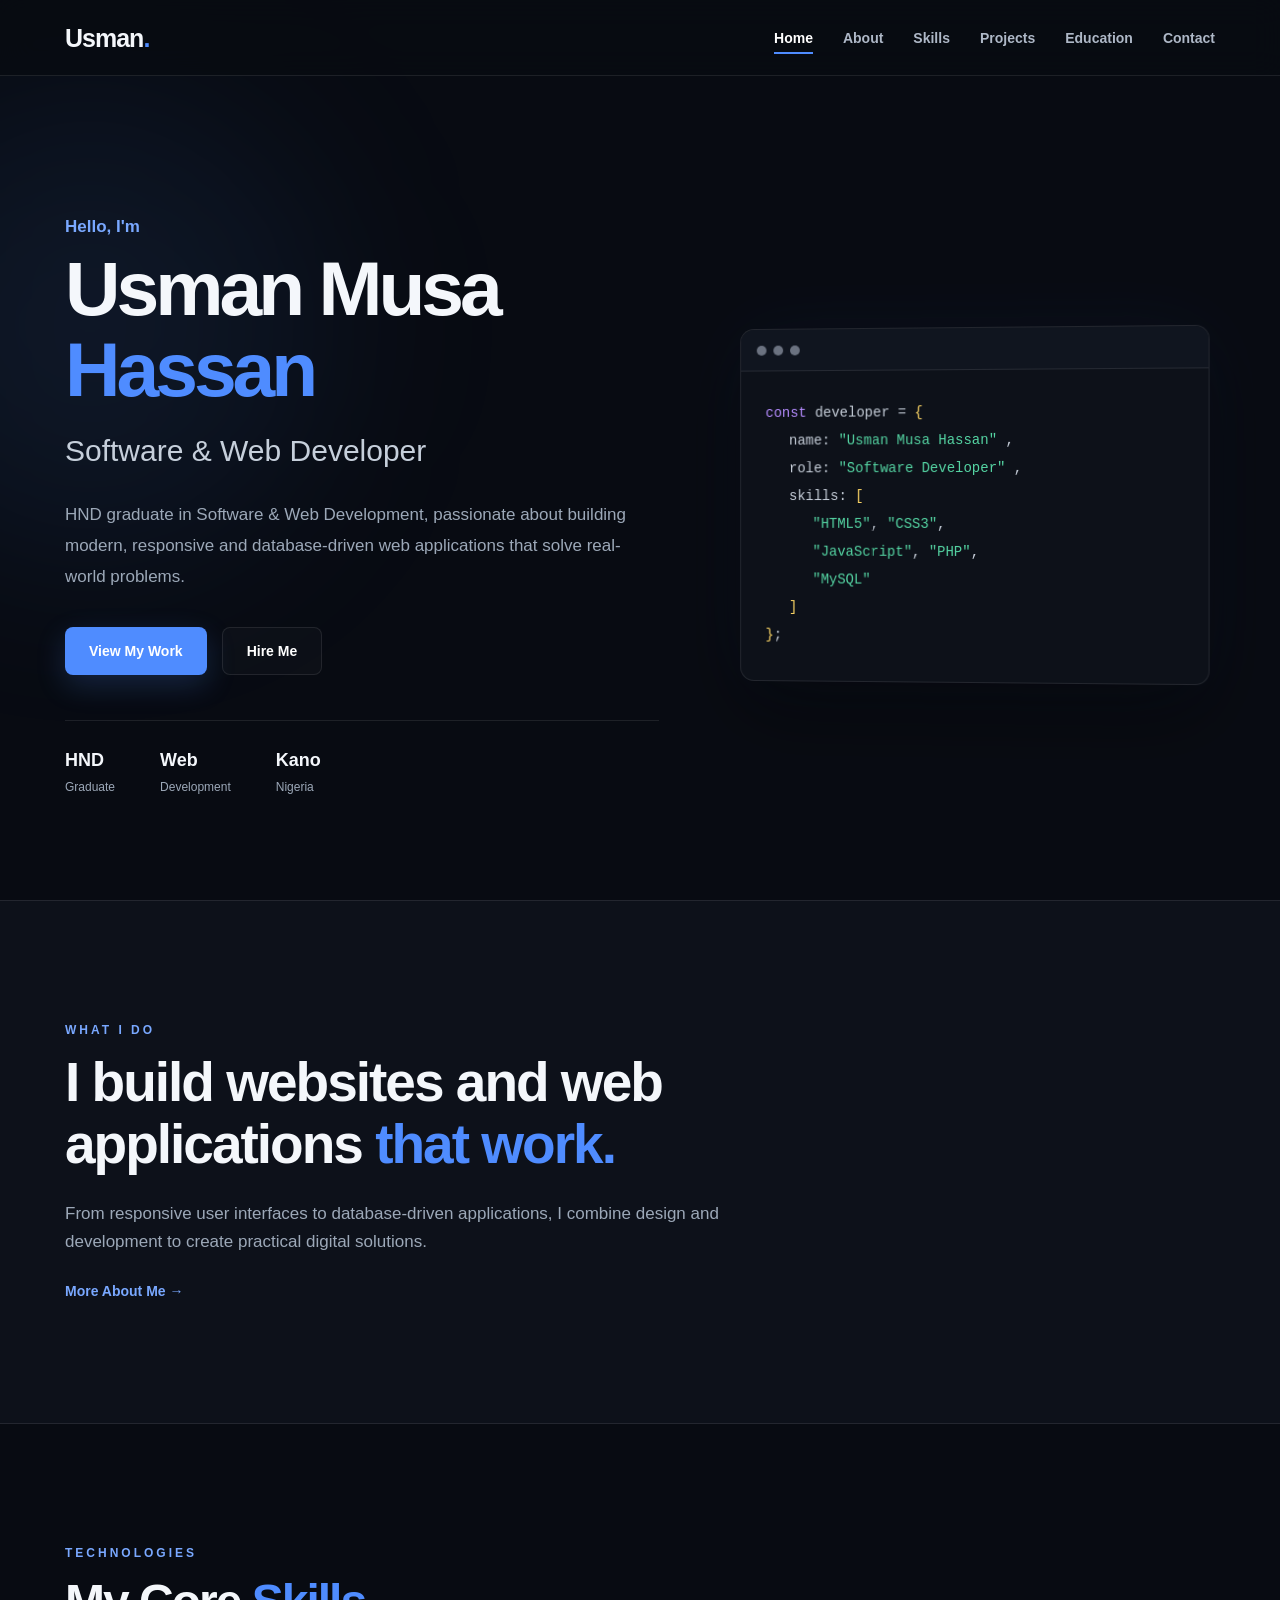
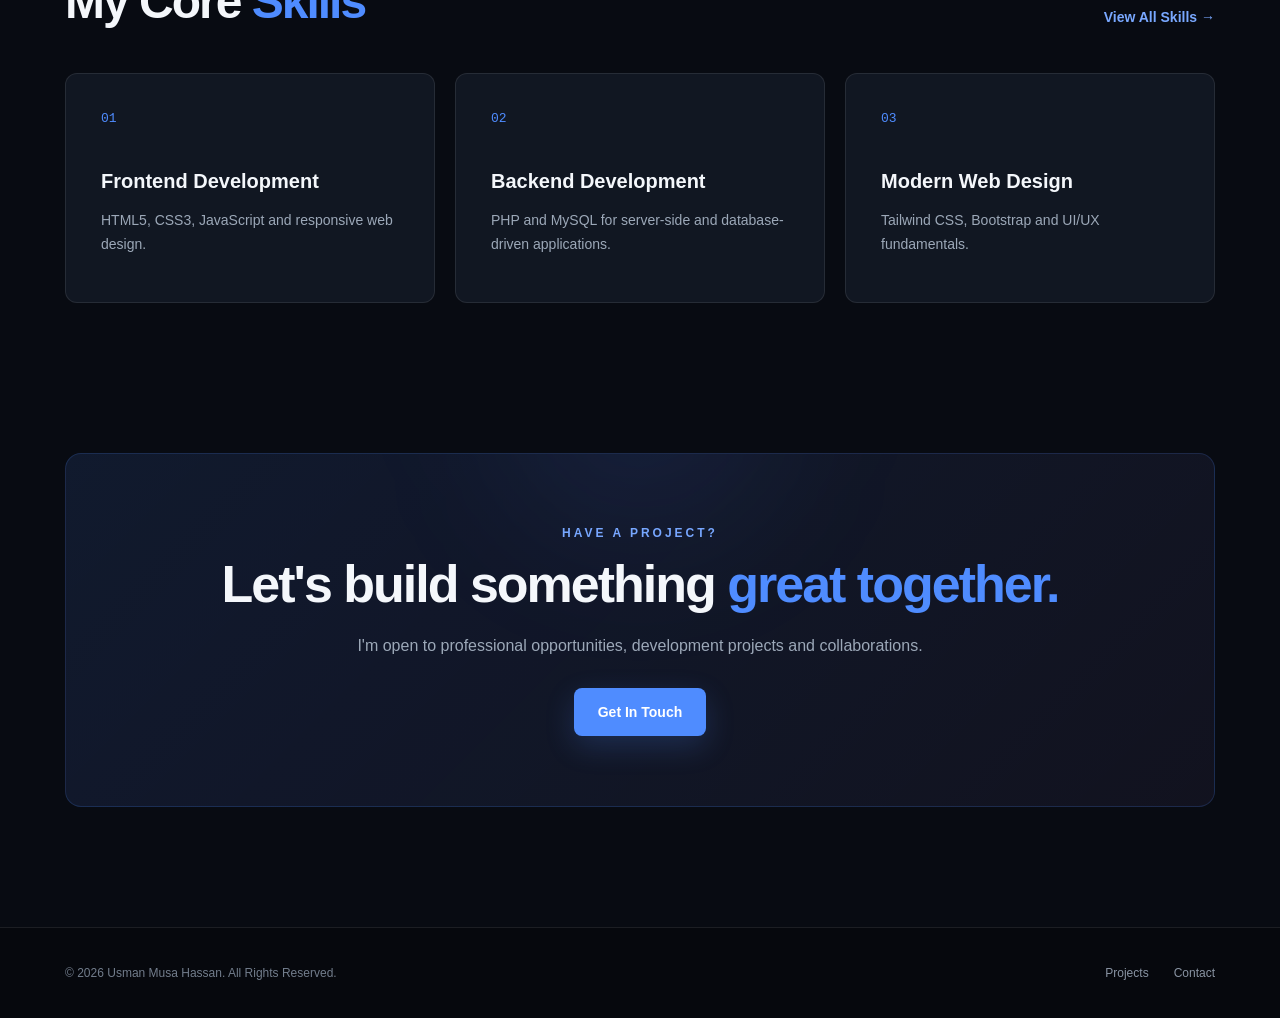
<file: index.html>
<!DOCTYPE html>
<html lang="en">
<head>
    <meta charset="UTF-8">
    <meta name="viewport" content="width=device-width, initial-scale=1.0">

    <meta name="description" content="Usman Musa Hassan - Software & Web Developer">
    <meta name="author" content="Usman Musa Hassan">

    <title>Usman Musa Hassan | Software & Web Developer</title>

    <link rel="stylesheet" href="style.css">
</head>

<body>

    <!-- NAVIGATION -->
    <header class="header">
        <nav class="navbar">

            <a href="index.html" class="logo">
                Usman<span>.</span>
            </a>

            <button class="menu-btn" id="menuBtn">
                ☰
            </button>

            <ul class="nav-links" id="navLinks">
                <li><a href="index.html" class="active">Home</a></li>
                <li><a href="about.html">About</a></li>
                <li><a href="skills.html">Skills</a></li>
                <li><a href="projects.html">Projects</a></li>
                <li><a href="education.html">Education</a></li>
                <li><a href="contact.html">Contact</a></li>
            </ul>

        </nav>
    </header>


    <!-- HERO SECTION -->
    <main>

        <section class="hero">

            <div class="hero-content">

                <p class="hero-intro">
                    Hello, I'm
                </p>

                <h1>
                    Usman Musa <span>Hassan</span>
                </h1>

                <h2>
                    Software & Web Developer
                </h2>

                <p class="hero-description">
                    HND graduate in Software & Web Development,
                    passionate about building modern, responsive and
                    database-driven web applications that solve
                    real-world problems.
                </p>

                <div class="hero-buttons">

                    <a href="projects.html" class="btn btn-primary">
                        View My Work
                    </a>

                    <a href="contact.html" class="btn btn-outline">
                        Hire Me
                    </a>

                </div>

                <div class="quick-info">

                    <div>
                        <strong>HND</strong>
                        <span>Graduate</span>
                    </div>

                    <div>
                        <strong>Web</strong>
                        <span>Development</span>
                    </div>

                    <div>
                        <strong>Kano</strong>
                        <span>Nigeria</span>
                    </div>

                </div>

            </div>


            <!-- DEVELOPER CARD -->
            <div class="hero-card">

                <div class="code-window">

                    <div class="window-top">
                        <span></span>
                        <span></span>
                        <span></span>
                    </div>

                    <div class="code-content">

                        <p>
                            <span class="purple">const</span>
                            developer =
                            <span class="yellow">{</span>
                        </p>

                        <p class="indent">
                            name:
                            <span class="green">
                                "Usman Musa Hassan"
                            </span>,
                        </p>

                        <p class="indent">
                            role:
                            <span class="green">
                                "Software Developer"
                            </span>,
                        </p>

                        <p class="indent">
                            skills:
                            <span class="yellow">[</span>
                        </p>

                        <p class="indent2">
                            <span class="green">"HTML5"</span>,
                            <span class="green">"CSS3"</span>,
                        </p>

                        <p class="indent2">
                            <span class="green">"JavaScript"</span>,
                            <span class="green">"PHP"</span>,
                        </p>

                        <p class="indent2">
                            <span class="green">"MySQL"</span>
                        </p>

                        <p class="indent">
                            <span class="yellow">]</span>
                        </p>

                        <p>
                            <span class="yellow">}</span>;
                        </p>

                    </div>

                </div>

            </div>

        </section>


        <!-- INTRODUCTION -->
        <section class="intro-section">

            <div class="section-container">

                <p class="section-label">
                    WHAT I DO
                </p>

                <h2>
                    I build websites and web applications
                    <span>that work.</span>
                </h2>

                <p class="section-text">
                    From responsive user interfaces to database-driven
                    applications, I combine design and development to
                    create practical digital solutions.
                </p>

                <a href="about.html" class="text-link">
                    More About Me →
                </a>

            </div>

        </section>


        <!-- FEATURED SKILLS -->
        <section class="featured-section">

            <div class="section-container">

                <div class="section-heading">

                    <div>
                        <p class="section-label">
                            TECHNOLOGIES
                        </p>

                        <h2>
                            My Core <span>Skills</span>
                        </h2>
                    </div>

                    <a href="skills.html" class="text-link">
                        View All Skills →
                    </a>

                </div>


                <div class="skill-preview">

                    <div class="skill-preview-card">
                        <div class="skill-number">01</div>
                        <h3>Frontend Development</h3>
                        <p>
                            HTML5, CSS3, JavaScript and responsive
                            web design.
                        </p>
                    </div>

                    <div class="skill-preview-card">
                        <div class="skill-number">02</div>
                        <h3>Backend Development</h3>
                        <p>
                            PHP and MySQL for server-side and
                            database-driven applications.
                        </p>
                    </div>

                    <div class="skill-preview-card">
                        <div class="skill-number">03</div>
                        <h3>Modern Web Design</h3>
                        <p>
                            Tailwind CSS, Bootstrap and UI/UX
                            fundamentals.
                        </p>
                    </div>

                </div>

            </div>

        </section>


        <!-- CTA -->
        <section class="cta-section">

            <div class="section-container">

                <div class="cta-box">

                    <p class="section-label">
                        HAVE A PROJECT?
                    </p>

                    <h2>
                        Let's build something
                        <span>great together.</span>
                    </h2>

                    <p>
                        I'm open to professional opportunities,
                        development projects and collaborations.
                    </p>

                    <a href="contact.html" class="btn btn-primary">
                        Get In Touch
                    </a>

                </div>

            </div>

        </section>

    </main>


    <!-- FOOTER -->
    <footer class="footer">

        <div class="footer-content">

            <p>
                © <span id="year"></span>
                Usman Musa Hassan. All Rights Reserved.
            </p>

            <div class="footer-links">
                <a href="projects.html">Projects</a>
                <a href="contact.html">Contact</a>
            </div>

        </div>

    </footer>


    <script src="script.js"></script>

</body>
</html>
</file>
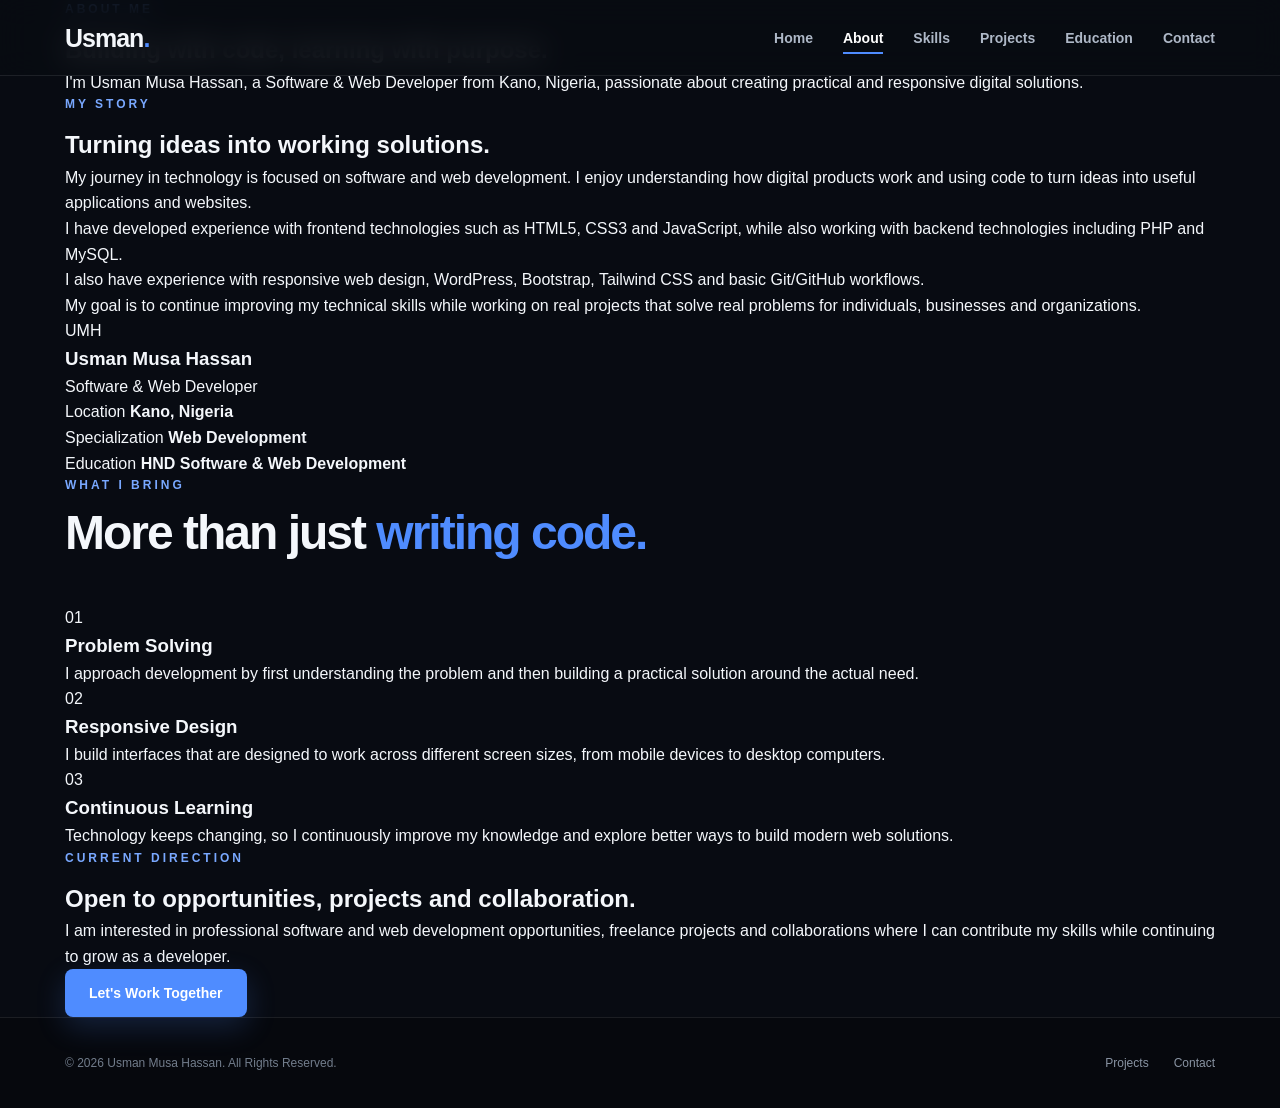
<file: about.html>
<!DOCTYPE html>
<html lang="en">
<head>
    <meta charset="UTF-8">
    <meta name="viewport" content="width=device-width, initial-scale=1.0">

    <meta name="description" content="About Usman Musa Hassan - Software & Web Developer from Kano, Nigeria.">
    <meta name="author" content="Usman Musa Hassan">

    <title>About Me | Usman Musa Hassan</title>

    <link rel="stylesheet" href="style.css">
</head>

<body>

    <!-- NAVIGATION -->
    <header class="header">
        <nav class="navbar">

            <a href="index.html" class="logo">
                Usman<span>.</span>
            </a>

            <button class="menu-btn" id="menuBtn">
                ☰
            </button>

            <ul class="nav-links" id="navLinks">
                <li>
                    <a href="index.html">Home</a>
                </li>

                <li>
                    <a href="about.html" class="active">About</a>
                </li>

                <li>
                    <a href="skills.html">Skills</a>
                </li>

                <li>
                    <a href="projects.html">Projects</a>
                </li>

                <li>
                    <a href="education.html">Education</a>
                </li>

                <li>
                    <a href="contact.html">Contact</a>
                </li>
            </ul>

        </nav>
    </header>


    <!-- PAGE HERO -->
    <main>

        <section class="page-hero">

            <div class="section-container">

                <p class="section-label">
                    ABOUT ME
                </p>

                <h1>
                    Building with code,
                    <span>learning with purpose.</span>
                </h1>

                <p class="page-intro">
                    I'm Usman Musa Hassan, a Software & Web Developer
                    from Kano, Nigeria, passionate about creating
                    practical and responsive digital solutions.
                </p>

            </div>

        </section>


        <!-- ABOUT CONTENT -->
        <section class="about-main">

            <div class="section-container">

                <div class="about-grid">

                    <!-- MAIN STORY -->
                    <div class="about-story">

                        <p class="section-label">
                            MY STORY
                        </p>

                        <h2>
                            Turning ideas into
                            <span>working solutions.</span>
                        </h2>

                        <p>
                            My journey in technology is focused on
                            software and web development. I enjoy
                            understanding how digital products work
                            and using code to turn ideas into useful
                            applications and websites.
                        </p>

                        <p>
                            I have developed experience with
                            frontend technologies such as HTML5,
                            CSS3 and JavaScript, while also working
                            with backend technologies including PHP
                            and MySQL.
                        </p>

                        <p>
                            I also have experience with responsive
                            web design, WordPress, Bootstrap,
                            Tailwind CSS and basic Git/GitHub
                            workflows.
                        </p>

                        <p>
                            My goal is to continue improving my
                            technical skills while working on real
                            projects that solve real problems for
                            individuals, businesses and organizations.
                        </p>

                    </div>


                    <!-- PROFILE CARD -->
                    <div class="about-card">

                        <div class="about-card-top">
                            <div class="profile-symbol">
                                UMH
                            </div>
                        </div>

                        <h3>
                            Usman Musa Hassan
                        </h3>

                        <p class="about-role">
                            Software & Web Developer
                        </p>

                        <div class="about-details">

                            <div>
                                <span>Location</span>
                                <strong>Kano, Nigeria</strong>
                            </div>

                            <div>
                                <span>Specialization</span>
                                <strong>Web Development</strong>
                            </div>

                            <div>
                                <span>Education</span>
                                <strong>HND Software & Web Development</strong>
                            </div>

                        </div>

                    </div>

                </div>

            </div>

        </section>


        <!-- WHAT I BRING -->
        <section class="about-values">

            <div class="section-container">

                <div class="section-heading">

                    <div>

                        <p class="section-label">
                            WHAT I BRING
                        </p>

                        <h2>
                            More than just
                            <span>writing code.</span>
                        </h2>

                    </div>

                </div>


                <div class="value-grid">

                    <div class="value-card">

                        <span class="value-number">
                            01
                        </span>

                        <h3>
                            Problem Solving
                        </h3>

                        <p>
                            I approach development by first
                            understanding the problem and then
                            building a practical solution around
                            the actual need.
                        </p>

                    </div>


                    <div class="value-card">

                        <span class="value-number">
                            02
                        </span>

                        <h3>
                            Responsive Design
                        </h3>

                        <p>
                            I build interfaces that are designed
                            to work across different screen sizes,
                            from mobile devices to desktop
                            computers.
                        </p>

                    </div>


                    <div class="value-card">

                        <span class="value-number">
                            03
                        </span>

                        <h3>
                            Continuous Learning
                        </h3>

                        <p>
                            Technology keeps changing, so I
                            continuously improve my knowledge and
                            explore better ways to build modern
                            web solutions.
                        </p>

                    </div>

                </div>

            </div>

        </section>


        <!-- CAREER DIRECTION -->
        <section class="direction-section">

            <div class="section-container">

                <div class="direction-box">

                    <p class="section-label">
                        CURRENT DIRECTION
                    </p>

                    <h2>
                        Open to opportunities,
                        <span>projects and collaboration.</span>
                    </h2>

                    <p>
                        I am interested in professional software
                        and web development opportunities, freelance
                        projects and collaborations where I can
                        contribute my skills while continuing to grow
                        as a developer.
                    </p>

                    <a href="contact.html" class="btn btn-primary">
                        Let's Work Together
                    </a>

                </div>

            </div>

        </section>

    </main>


    <!-- FOOTER -->
    <footer class="footer">

        <div class="footer-content">

            <p>
                © <span id="year"></span>
                Usman Musa Hassan. All Rights Reserved.
            </p>

            <div class="footer-links">

                <a href="projects.html">
                    Projects
                </a>

                <a href="contact.html">
                    Contact
                </a>

            </div>

        </div>

    </footer>


    <script src="script.js"></script>

</body>
</html>
</file>
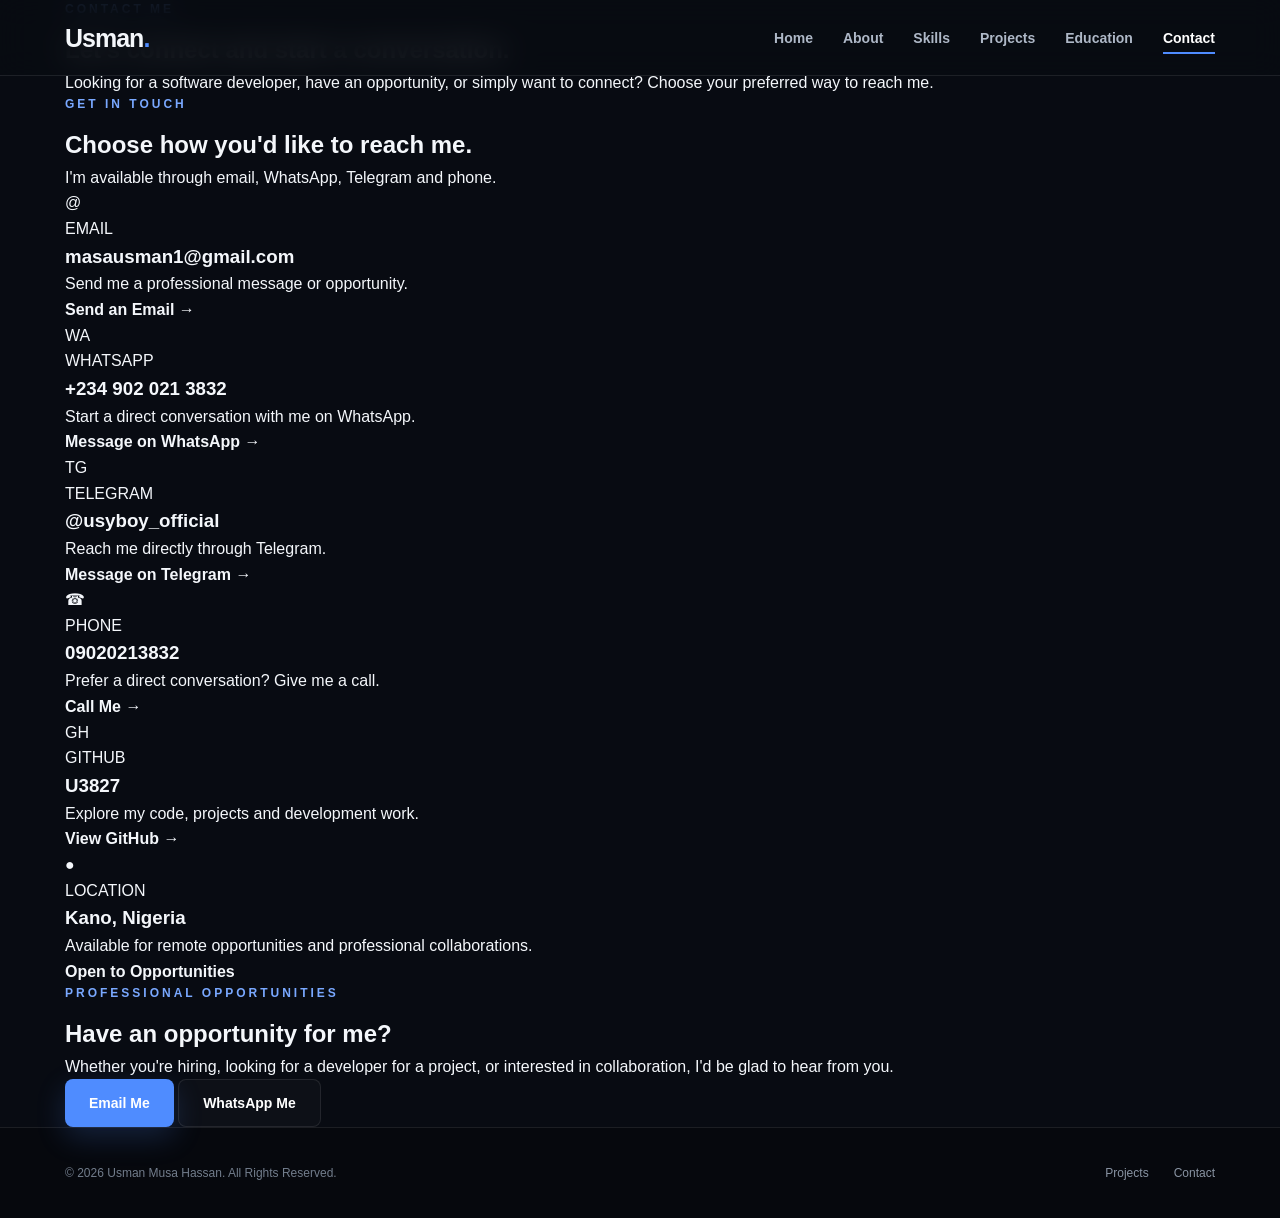
<file: contact.html>
<!DOCTYPE html>
<html lang="en">
<head>
    <meta charset="UTF-8">
    <meta name="viewport" content="width=device-width, initial-scale=1.0">

    <meta name="description" content="Contact Usman Musa Hassan - Software & Web Developer">
    <meta name="author" content="Usman Musa Hassan">

    <title>Contact | Usman Musa Hassan</title>

    <link rel="stylesheet" href="style.css">
</head>

<body>

    <!-- NAVIGATION -->
    <header class="header">
        <nav class="navbar">

            <a href="index.html" class="logo">
                Usman<span>.</span>
            </a>

            <button class="menu-btn" id="menuBtn">
                ☰
            </button>

            <ul class="nav-links" id="navLinks">
                <li><a href="index.html">Home</a></li>
                <li><a href="about.html">About</a></li>
                <li><a href="skills.html">Skills</a></li>
                <li><a href="projects.html">Projects</a></li>
                <li><a href="education.html">Education</a></li>
                <li><a href="contact.html" class="active">Contact</a></li>
            </ul>

        </nav>
    </header>


    <!-- CONTACT PAGE -->
    <main>

        <!-- HERO -->
        <section class="page-hero contact-hero">

            <div class="section-container">

                <p class="section-label">
                    CONTACT ME
                </p>

                <h1>
                    Let's connect and
                    <span>start a conversation.</span>
                </h1>

                <p class="page-intro">
                    Looking for a software developer, have an
                    opportunity, or simply want to connect?
                    Choose your preferred way to reach me.
                </p>

            </div>

        </section>


        <!-- CONTACT OPTIONS -->
        <section class="contact-main">

            <div class="section-container">

                <div class="contact-header">

                    <p class="section-label">
                        GET IN TOUCH
                    </p>

                    <h2>
                        Choose how you'd like
                        <span>to reach me.</span>
                    </h2>

                    <p>
                        I'm available through email, WhatsApp,
                        Telegram and phone.
                    </p>

                </div>


                <div class="contact-options">


                    <!-- EMAIL -->
                    <a
                        href="mailto:masausman1@gmail.com?subject=Professional%20Opportunity&body=Hello%20Usman,%0A%0AI%20came%20across%20your%20portfolio%20and%20would%20like%20to%20discuss%20a%20professional%20opportunity%20with%20you.%0A%0AThank%20you."
                        class="contact-card"
                    >

                        <div class="contact-card-icon">
                            @
                        </div>

                        <div class="contact-card-content">

                            <span class="contact-card-label">
                                EMAIL
                            </span>

                            <h3>
                                masausman1@gmail.com
                            </h3>

                            <p>
                                Send me a professional message
                                or opportunity.
                            </p>

                            <strong>
                                Send an Email →
                            </strong>

                        </div>

                    </a>


                    <!-- WHATSAPP -->
                    <a
                        href="https://wa.me/2349020213832?text=Hello%20Usman,%20I%20came%20across%20your%20portfolio%20and%20would%20like%20to%20connect%20with%20you."
                        target="_blank"
                        rel="noopener noreferrer"
                        class="contact-card"
                    >

                        <div class="contact-card-icon">
                            WA
                        </div>

                        <div class="contact-card-content">

                            <span class="contact-card-label">
                                WHATSAPP
                            </span>

                            <h3>
                                +234 902 021 3832
                            </h3>

                            <p>
                                Start a direct conversation with me
                                on WhatsApp.
                            </p>

                            <strong>
                                Message on WhatsApp →
                            </strong>

                        </div>

                    </a>


                    <!-- TELEGRAM -->
                    <a
                        href="https://t.me/usyboy_official?text=Hello%20Usman,%20I%20came%20across%20your%20portfolio%20and%20would%20like%20to%20connect%20with%20you."
                        target="_blank"
                        rel="noopener noreferrer"
                        class="contact-card"
                    >

                        <div class="contact-card-icon">
                            TG
                        </div>

                        <div class="contact-card-content">

                            <span class="contact-card-label">
                                TELEGRAM
                            </span>

                            <h3>
                                @usyboy_official
                            </h3>

                            <p>
                                Reach me directly through Telegram.
                            </p>

                            <strong>
                                Message on Telegram →
                            </strong>

                        </div>

                    </a>


                    <!-- PHONE -->
                    <a
                        href="tel:+2349020213832"
                        class="contact-card"
                    >

                        <div class="contact-card-icon">
                            ☎
                        </div>

                        <div class="contact-card-content">

                            <span class="contact-card-label">
                                PHONE
                            </span>

                            <h3>
                                09020213832
                            </h3>

                            <p>
                                Prefer a direct conversation?
                                Give me a call.
                            </p>

                            <strong>
                                Call Me →
                            </strong>

                        </div>

                    </a>


                    <!-- GITHUB -->
                    <a
                        href="https://github.com/U3827"
                        target="_blank"
                        rel="noopener noreferrer"
                        class="contact-card"
                    >

                        <div class="contact-card-icon">
                            GH
                        </div>

                        <div class="contact-card-content">

                            <span class="contact-card-label">
                                GITHUB
                            </span>

                            <h3>
                                U3827
                            </h3>

                            <p>
                                Explore my code, projects and
                                development work.
                            </p>

                            <strong>
                                View GitHub →
                            </strong>

                        </div>

                    </a>


                    <!-- LOCATION -->
                    <div class="contact-card contact-card-static">

                        <div class="contact-card-icon">
                            ●
                        </div>

                        <div class="contact-card-content">

                            <span class="contact-card-label">
                                LOCATION
                            </span>

                            <h3>
                                Kano, Nigeria
                            </h3>

                            <p>
                                Available for remote opportunities
                                and professional collaborations.
                            </p>

                            <strong>
                                Open to Opportunities
                            </strong>

                        </div>

                    </div>

                </div>

            </div>

        </section>


        <!-- PROFESSIONAL CTA -->
        <section class="availability-section">

            <div class="section-container">

                <div class="availability-box">

                    <p class="section-label">
                        PROFESSIONAL OPPORTUNITIES
                    </p>

                    <h2>
                        Have an opportunity
                        <span>for me?</span>
                    </h2>

                    <p>
                        Whether you're hiring, looking for a developer
                        for a project, or interested in collaboration,
                        I'd be glad to hear from you.
                    </p>

                    <div class="availability-buttons">

                        <a
                            href="mailto:masausman1@gmail.com?subject=Professional%20Opportunity&body=Hello%20Usman,%0A%0AI%20would%20like%20to%20discuss%20a%20professional%20opportunity%20with%20you."
                            class="btn btn-primary"
                        >
                            Email Me
                        </a>

                        <a
                            href="https://wa.me/2349020213832?text=Hello%20Usman,%20I%20would%20like%20to%20discuss%20a%20professional%20opportunity%20with%20you."
                            target="_blank"
                            rel="noopener noreferrer"
                            class="btn btn-outline"
                        >
                            WhatsApp Me
                        </a>

                    </div>

                </div>

            </div>

        </section>


        <!-- FOOTER -->
        <footer class="footer">

            <div class="footer-content">

                <p>
                    © <span id="year"></span>
                    Usman Musa Hassan. All Rights Reserved.
                </p>

                <div class="footer-links">

                    <a href="projects.html">
                        Projects
                    </a>

                    <a href="contact.html">
                        Contact
                    </a>

                </div>

            </div>

        </footer>

    </main>


    <script src="script.js"></script>

</body>
</html>
</file>
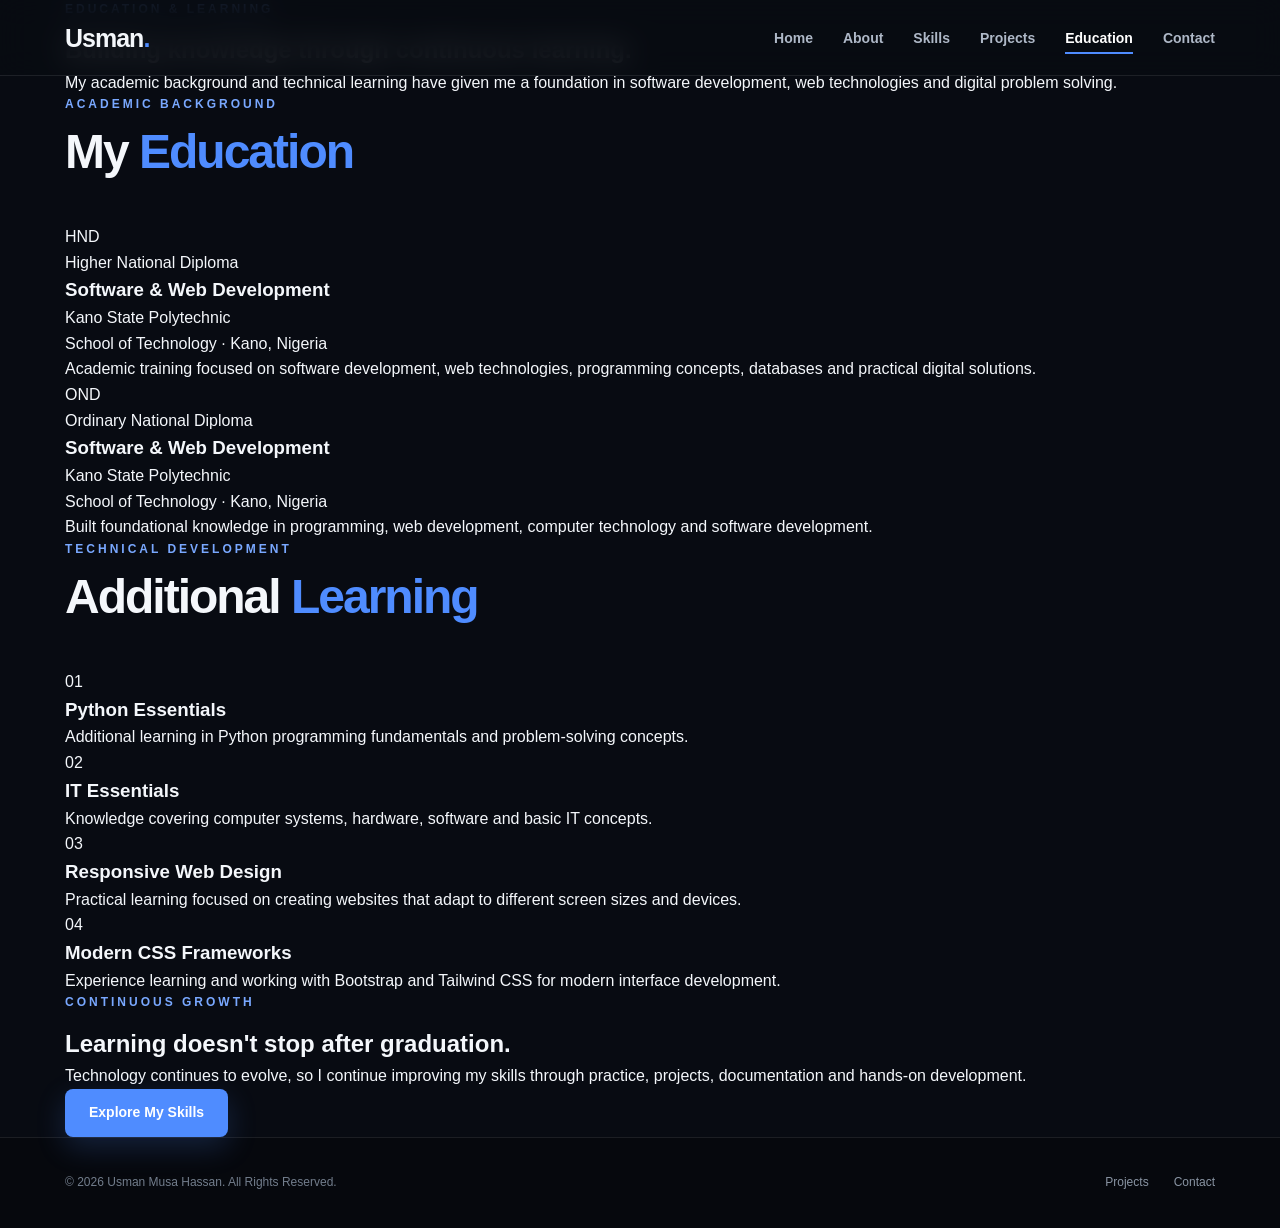
<file: education.html>
<!DOCTYPE html>
<html lang="en">
<head>
    <meta charset="UTF-8">
    <meta name="viewport" content="width=device-width, initial-scale=1.0">

    <meta name="description" content="Usman Musa Hassan - Education and Technical Learning">
    <meta name="author" content="Usman Musa Hassan">

    <title>Education | Usman Musa Hassan</title>

    <link rel="stylesheet" href="style.css">
</head>

<body>

    <!-- NAVIGATION -->
    <header class="header">
        <nav class="navbar">

            <a href="index.html" class="logo">
                Usman<span>.</span>
            </a>

            <button class="menu-btn" id="menuBtn">
                ☰
            </button>

            <ul class="nav-links" id="navLinks">
                <li><a href="index.html">Home</a></li>
                <li><a href="about.html">About</a></li>
                <li><a href="skills.html">Skills</a></li>
                <li><a href="projects.html">Projects</a></li>
                <li><a href="education.html" class="active">Education</a></li>
                <li><a href="contact.html">Contact</a></li>
            </ul>

        </nav>
    </header>


    <!-- PAGE HERO -->
    <main>

        <section class="page-hero">
            <div class="section-container">

                <p class="section-label">EDUCATION & LEARNING</p>

                <h1>
                    Building knowledge
                    <span>through continuous learning.</span>
                </h1>

                <p class="page-intro">
                    My academic background and technical learning have
                    given me a foundation in software development,
                    web technologies and digital problem solving.
                </p>

            </div>
        </section>


        <!-- EDUCATION -->
        <section class="education-main">

            <div class="section-container">

                <div class="section-heading">
                    <div>
                        <p class="section-label">ACADEMIC BACKGROUND</p>
                        <h2>My <span>Education</span></h2>
                    </div>
                </div>


                <div class="education-timeline">

                    <!-- HND -->
                    <article class="education-card">

                        <div class="education-year">
                            HND
                        </div>

                        <div class="education-content">

                            <p class="education-type">
                                Higher National Diploma
                            </p>

                            <h3>
                                Software & Web Development
                            </h3>

                            <p class="education-school">
                                Kano State Polytechnic
                            </p>

                            <p class="education-location">
                                School of Technology · Kano, Nigeria
                            </p>

                            <p>
                                Academic training focused on software
                                development, web technologies,
                                programming concepts, databases and
                                practical digital solutions.
                            </p>

                        </div>

                    </article>


                    <!-- OND -->
                    <article class="education-card">

                        <div class="education-year">
                            OND
                        </div>

                        <div class="education-content">

                            <p class="education-type">
                                Ordinary National Diploma
                            </p>

                            <h3>
                                Software & Web Development
                            </h3>

                            <p class="education-school">
                                Kano State Polytechnic
                            </p>

                            <p class="education-location">
                                School of Technology · Kano, Nigeria
                            </p>

                            <p>
                                Built foundational knowledge in
                                programming, web development,
                                computer technology and software
                                development.
                            </p>

                        </div>

                    </article>

                </div>

            </div>

        </section>


        <!-- TECHNICAL LEARNING -->
        <section class="learning-section">

            <div class="section-container">

                <div class="section-heading">

                    <div>
                        <p class="section-label">
                            TECHNICAL DEVELOPMENT
                        </p>

                        <h2>
                            Additional <span>Learning</span>
                        </h2>
                    </div>

                </div>


                <div class="learning-grid">

                    <div class="learning-card">
                        <span class="learning-number">01</span>

                        <h3>Python Essentials</h3>

                        <p>
                            Additional learning in Python programming
                            fundamentals and problem-solving concepts.
                        </p>
                    </div>


                    <div class="learning-card">
                        <span class="learning-number">02</span>

                        <h3>IT Essentials</h3>

                        <p>
                            Knowledge covering computer systems,
                            hardware, software and basic IT concepts.
                        </p>
                    </div>


                    <div class="learning-card">
                        <span class="learning-number">03</span>

                        <h3>Responsive Web Design</h3>

                        <p>
                            Practical learning focused on creating
                            websites that adapt to different screen
                            sizes and devices.
                        </p>
                    </div>


                    <div class="learning-card">
                        <span class="learning-number">04</span>

                        <h3>Modern CSS Frameworks</h3>

                        <p>
                            Experience learning and working with
                            Bootstrap and Tailwind CSS for modern
                            interface development.
                        </p>
                    </div>

                </div>

            </div>

        </section>


        <!-- LEARNING APPROACH -->
        <section class="education-approach">

            <div class="section-container">

                <div class="education-approach-box">

                    <p class="section-label">
                        CONTINUOUS GROWTH
                    </p>

                    <h2>
                        Learning doesn't stop
                        <span>after graduation.</span>
                    </h2>

                    <p>
                        Technology continues to evolve, so I continue
                        improving my skills through practice, projects,
                        documentation and hands-on development.
                    </p>

                    <a href="skills.html" class="btn btn-primary">
                        Explore My Skills
                    </a>

                </div>

            </div>

        </section>


        <!-- FOOTER -->
        <footer class="footer">

            <div class="footer-content">

                <p>
                    © <span id="year"></span>
                    Usman Musa Hassan. All Rights Reserved.
                </p>

                <div class="footer-links">
                    <a href="projects.html">Projects</a>
                    <a href="contact.html">Contact</a>
                </div>

            </div>

        </footer>

    </main>


    <script src="script.js"></script>

</body>
  </html>
</file>
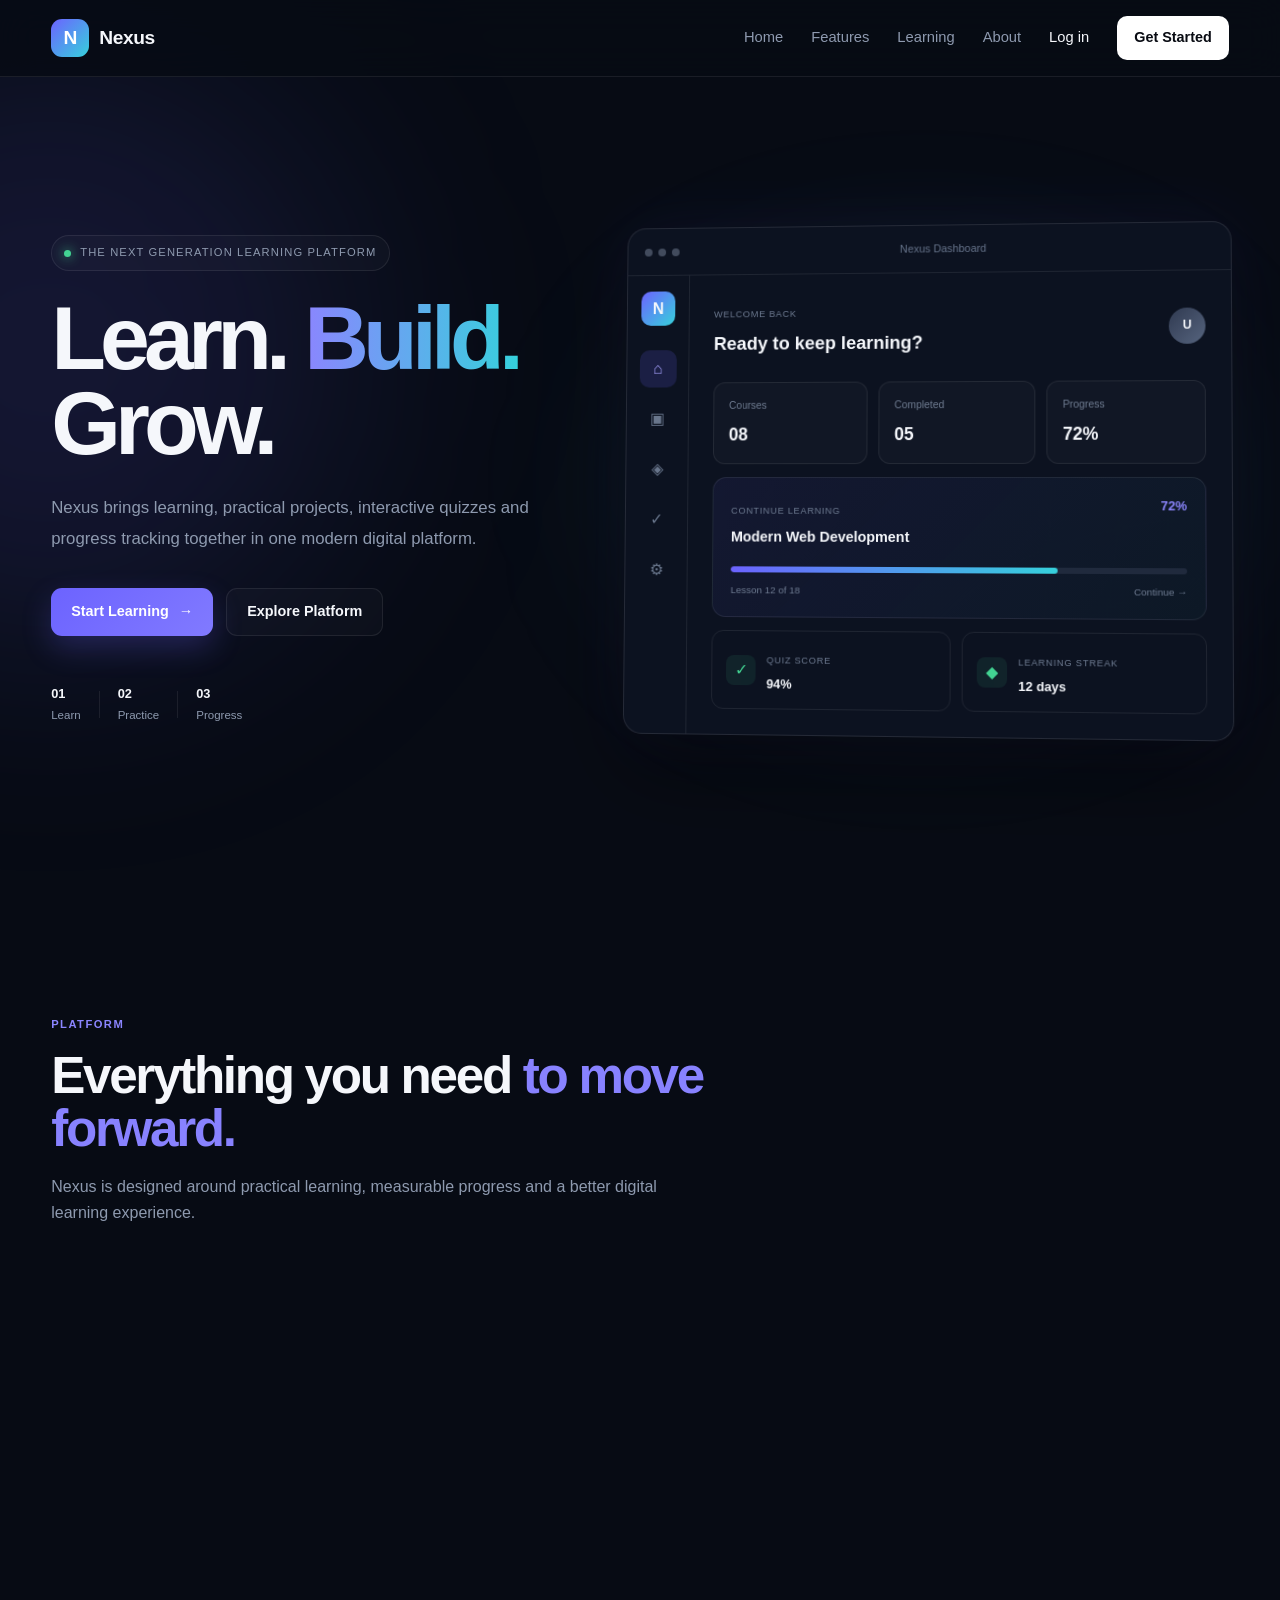
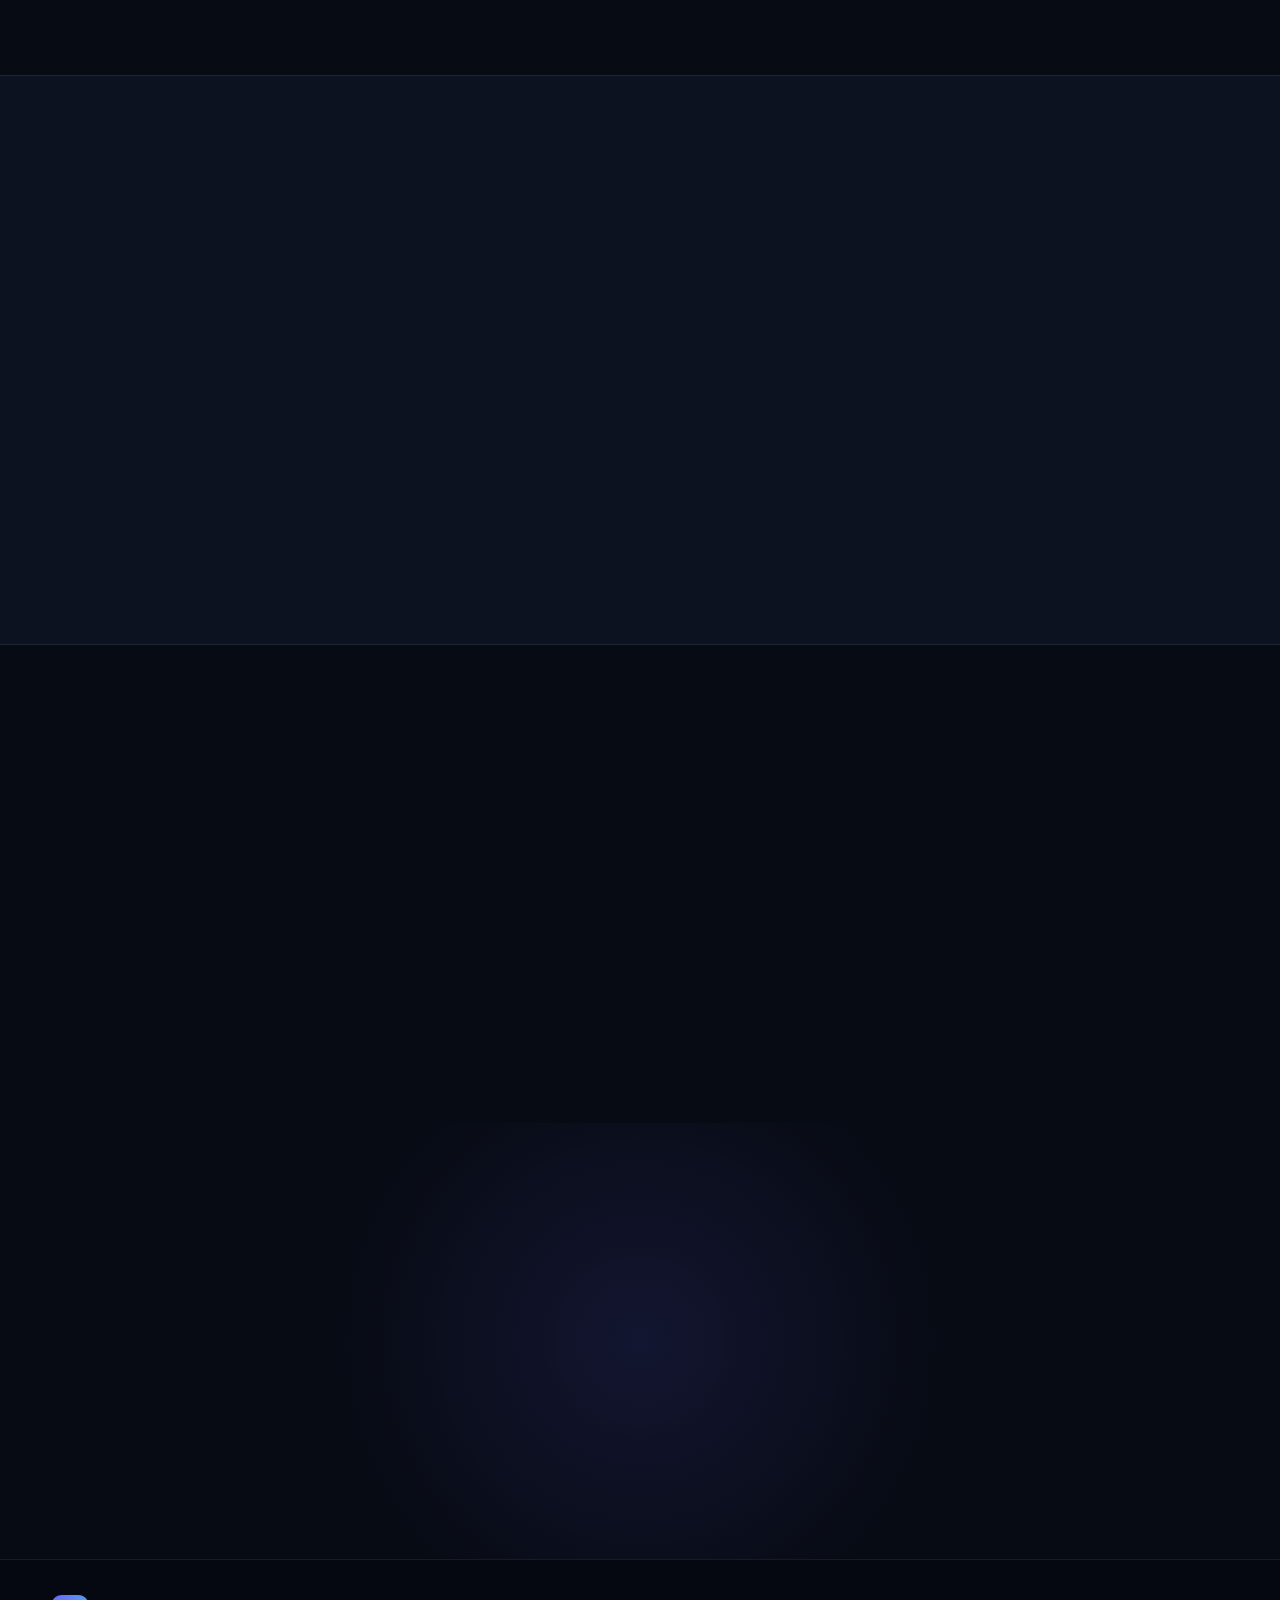
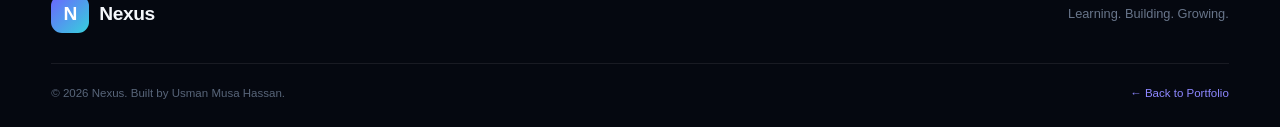
<file: nexus.html>
<!DOCTYPE html>
<html lang="en">
<head>
    <meta charset="UTF-8">
    <meta name="viewport" content="width=device-width, initial-scale=1.0">

    <meta name="description"
          content="Nexus - A modern learning and developer platform.">

    <meta name="author" content="Usman Musa Hassan">

    <title>Nexus | Learning & Developer Platform</title>

    <link rel="stylesheet" href="nexus.css">
</head>

<body>

    <!-- NAVIGATION -->
    <header class="nexus-header">

        <nav class="nexus-navbar">

            <a href="nexus.html" class="nexus-brand">
                <span class="brand-mark">N</span>
                <span>Nexus</span>
            </a>

            <button
                class="nexus-menu"
                id="nexusMenu"
                aria-label="Open navigation"
                aria-expanded="false">
                ☰
            </button>

            <div class="nexus-nav-links" id="nexusNavLinks">

                <a href="#home">Home</a>
                <a href="#features">Features</a>
                <a href="#learning">Learning</a>
                <a href="#about">About</a>

                <a href="nexus-login.html" class="nav-login">
                    Log in
                </a>

                <a href="nexus-register.html" class="nav-register">
                    Get Started
                </a>

            </div>

        </nav>

    </header>


    <!-- MAIN -->
    <main>

        <!-- HERO -->
        <section class="nexus-hero" id="home">

            <div class="hero-content">

                <div class="hero-badge">
                    <span></span>
                    THE NEXT GENERATION LEARNING PLATFORM
                </div>

                <h1>
                    Learn.
                    <span>Build.</span>
                    Grow.
                </h1>

                <p class="hero-description">
                    Nexus brings learning, practical projects,
                    interactive quizzes and progress tracking
                    together in one modern digital platform.
                </p>

                <div class="hero-actions">

                    <a href="nexus-register.html"
                       class="nexus-btn nexus-btn-primary">
                        Start Learning
                        <span>→</span>
                    </a>

                    <a href="#features"
                       class="nexus-btn nexus-btn-secondary">
                        Explore Platform
                    </a>

                </div>

                <div class="hero-trust">

                    <div class="trust-item">
                        <strong>01</strong>
                        <span>Learn</span>
                    </div>

                    <div class="trust-line"></div>

                    <div class="trust-item">
                        <strong>02</strong>
                        <span>Practice</span>
                    </div>

                    <div class="trust-line"></div>

                    <div class="trust-item">
                        <strong>03</strong>
                        <span>Progress</span>
                    </div>

                </div>

            </div>


            <!-- HERO PRODUCT PREVIEW -->
            <div class="hero-preview">

                <div class="preview-glow"></div>

                <div class="dashboard-window">

                    <div class="window-topbar">

                        <div class="window-dots">
                            <span></span>
                            <span></span>
                            <span></span>
                        </div>

                        <div class="window-title">
                            Nexus Dashboard
                        </div>

                    </div>


                    <div class="dashboard-body">

                        <aside class="dashboard-sidebar">

                            <div class="mini-brand">
                                N
                            </div>

                            <div class="sidebar-item active">
                                <span>⌂</span>
                            </div>

                            <div class="sidebar-item">
                                <span>▣</span>
                            </div>

                            <div class="sidebar-item">
                                <span>◈</span>
                            </div>

                            <div class="sidebar-item">
                                <span>✓</span>
                            </div>

                            <div class="sidebar-item">
                                <span>⚙</span>
                            </div>

                        </aside>


                        <div class="dashboard-content">

                            <div class="dashboard-welcome">

                                <div>
                                    <small>WELCOME BACK</small>
                                    <h3>Ready to keep learning?</h3>
                                </div>

                                <div class="avatar">
                                    U
                                </div>

                            </div>


                            <div class="dashboard-stats">

                                <div class="dash-stat">
                                    <span>Courses</span>
                                    <strong>08</strong>
                                </div>

                                <div class="dash-stat">
                                    <span>Completed</span>
                                    <strong>05</strong>
                                </div>

                                <div class="dash-stat">
                                    <span>Progress</span>
                                    <strong>72%</strong>
                                </div>

                            </div>


                            <div class="dashboard-course">

                                <div class="course-heading">

                                    <div>
                                        <small>CONTINUE LEARNING</small>
                                        <h4>Modern Web Development</h4>
                                    </div>

                                    <span class="course-percent">
                                        72%
                                    </span>

                                </div>

                                <div class="progress-bar">
                                    <div></div>
                                </div>

                                <div class="course-footer">

                                    <span>
                                        Lesson 12 of 18
                                    </span>

                                    <span>
                                        Continue →
                                    </span>

                                </div>

                            </div>


                            <div class="dashboard-bottom">

                                <div class="mini-card">
                                    <span class="mini-icon">✓</span>
                                    <div>
                                        <small>QUIZ SCORE</small>
                                        <strong>94%</strong>
                                    </div>
                                </div>

                                <div class="mini-card">
                                    <span class="mini-icon">◆</span>
                                    <div>
                                        <small>LEARNING STREAK</small>
                                        <strong>12 days</strong>
                                    </div>
                                </div>

                            </div>

                        </div>

                    </div>

                </div>

            </div>

        </section>


        <!-- FEATURES -->
        <section class="nexus-section" id="features">

            <div class="nexus-container">

                <div class="section-heading">

                    <span class="section-kicker">
                        PLATFORM
                    </span>

                    <h2>
                        Everything you need
                        <span>to move forward.</span>
                    </h2>

                    <p>
                        Nexus is designed around practical learning,
                        measurable progress and a better digital
                        learning experience.
                    </p>

                </div>


                <div class="feature-grid">

                    <article class="feature-card">

                        <div class="feature-number">
                            01
                        </div>

                        <div class="feature-icon">
                            ◈
                        </div>

                        <h3>
                            Structured Learning
                        </h3>

                        <p>
                            Follow organized courses and lessons
                            designed to make learning easier to
                            understand and complete.
                        </p>

                    </article>


                    <article class="feature-card">

                        <div class="feature-number">
                            02
                        </div>

                        <div class="feature-icon">
                            ✓
                        </div>

                        <h3>
                            Interactive Quizzes
                        </h3>

                        <p>
                            Test your understanding with quizzes,
                            automatic scoring and immediate feedback.
                        </p>

                    </article>


                    <article class="feature-card">

                        <div class="feature-number">
                            03
                        </div>

                        <div class="feature-icon">
                            ↗
                        </div>

                        <h3>
                            Progress Tracking
                        </h3>

                        <p>
                            Track completed lessons, quiz results,
                            learning streaks and overall progress.
                        </p>

                    </article>


                    <article class="feature-card">

                        <div class="feature-number">
                            04
                        </div>

                        <div class="feature-icon">
                            ◉
                        </div>

                        <h3>
                            Personal Dashboard
                        </h3>

                        <p>
                            Keep your courses, activities and learning
                            information organized in one place.
                        </p>

                    </article>

                </div>

            </div>

        </section>


        <!-- LEARNING -->
        <section class="nexus-learning" id="learning">

            <div class="nexus-container">

                <div class="learning-layout">

                    <div class="learning-content">

                        <span class="section-kicker">
                            BUILT FOR PRACTICE
                        </span>

                        <h2>
                            Don't just watch.
                            <span>Build something.</span>
                        </h2>

                        <p>
                            Nexus is designed to move beyond passive
                            learning. Courses can lead to practical
                            exercises, quizzes and projects that help
                            turn knowledge into real skills.
                        </p>

                        <div class="learning-points">

                            <div>
                                <span>01</span>
                                <p>Learn concepts</p>
                            </div>

                            <div>
                                <span>02</span>
                                <p>Practice your skills</p>
                            </div>

                            <div>
                                <span>03</span>
                                <p>Test your knowledge</p>
                            </div>

                            <div>
                                <span>04</span>
                                <p>Track your progress</p>
                            </div>

                        </div>

                    </div>


                    <div class="learning-visual">

                        <div class="code-card">

                            <div class="code-header">

                                <span>lesson.js</span>

                                <div>
                                    <i></i>
                                    <i></i>
                                    <i></i>
                                </div>

                            </div>

                            <pre><code><span>const</span> learner = {
    goal: <em>"build real skills"</em>,
    progress: <strong>72</strong>,
    learning: <em>"JavaScript"</em>
};

<span>if</span> (learner.progress &gt; 70) {
    continueLearning();
}</code></pre>

                        </div>

                    </div>

                </div>

            </div>

        </section>


        <!-- ABOUT -->
        <section class="nexus-about" id="about">

            <div class="nexus-container">

                <div class="about-box">

                    <div>

                        <span class="section-kicker">
                            ABOUT NEXUS
                        </span>

                        <h2>
                            A platform built to
                            <span>keep evolving.</span>
                        </h2>

                    </div>

                    <p>
                        Nexus is a development project by
                        Usman Musa Hassan, created to demonstrate
                        modern frontend development, JavaScript
                        interaction, backend development,
                        database integration and practical
                        product thinking.
                    </p>

                </div>

            </div>

        </section>


        <!-- CTA -->
        <section class="nexus-cta">

            <div class="nexus-container">

                <div class="cta-content">

                    <span class="section-kicker">
                        YOUR JOURNEY STARTS HERE
                    </span>

                    <h2>
                        Ready to build
                        <span>your next skill?</span>
                    </h2>

                    <p>
                        Create your account and start exploring
                        the Nexus learning experience.
                    </p>

                    <a href="nexus-register.html"
                       class="nexus-btn nexus-btn-primary">
                        Create Your Account
                        <span>→</span>
                    </a>

                </div>

            </div>

        </section>

    </main>


    <!-- FOOTER -->
    <footer class="nexus-footer">

        <div class="nexus-container">

            <div class="footer-main">

                <a href="nexus.html" class="nexus-brand">
                    <span class="brand-mark">N</span>
                    <span>Nexus</span>
                </a>

                <p>
                    Learning. Building. Growing.
                </p>

            </div>

            <div class="footer-bottom">

                <p>
                    © 2026 Nexus. Built by Usman Musa Hassan.
                </p>

                <a href="projects.html">
                    ← Back to Portfolio
                </a>

            </div>

        </div>

    </footer>


    <script src="nexus.js"></script>

</body>
      </html>
</file>
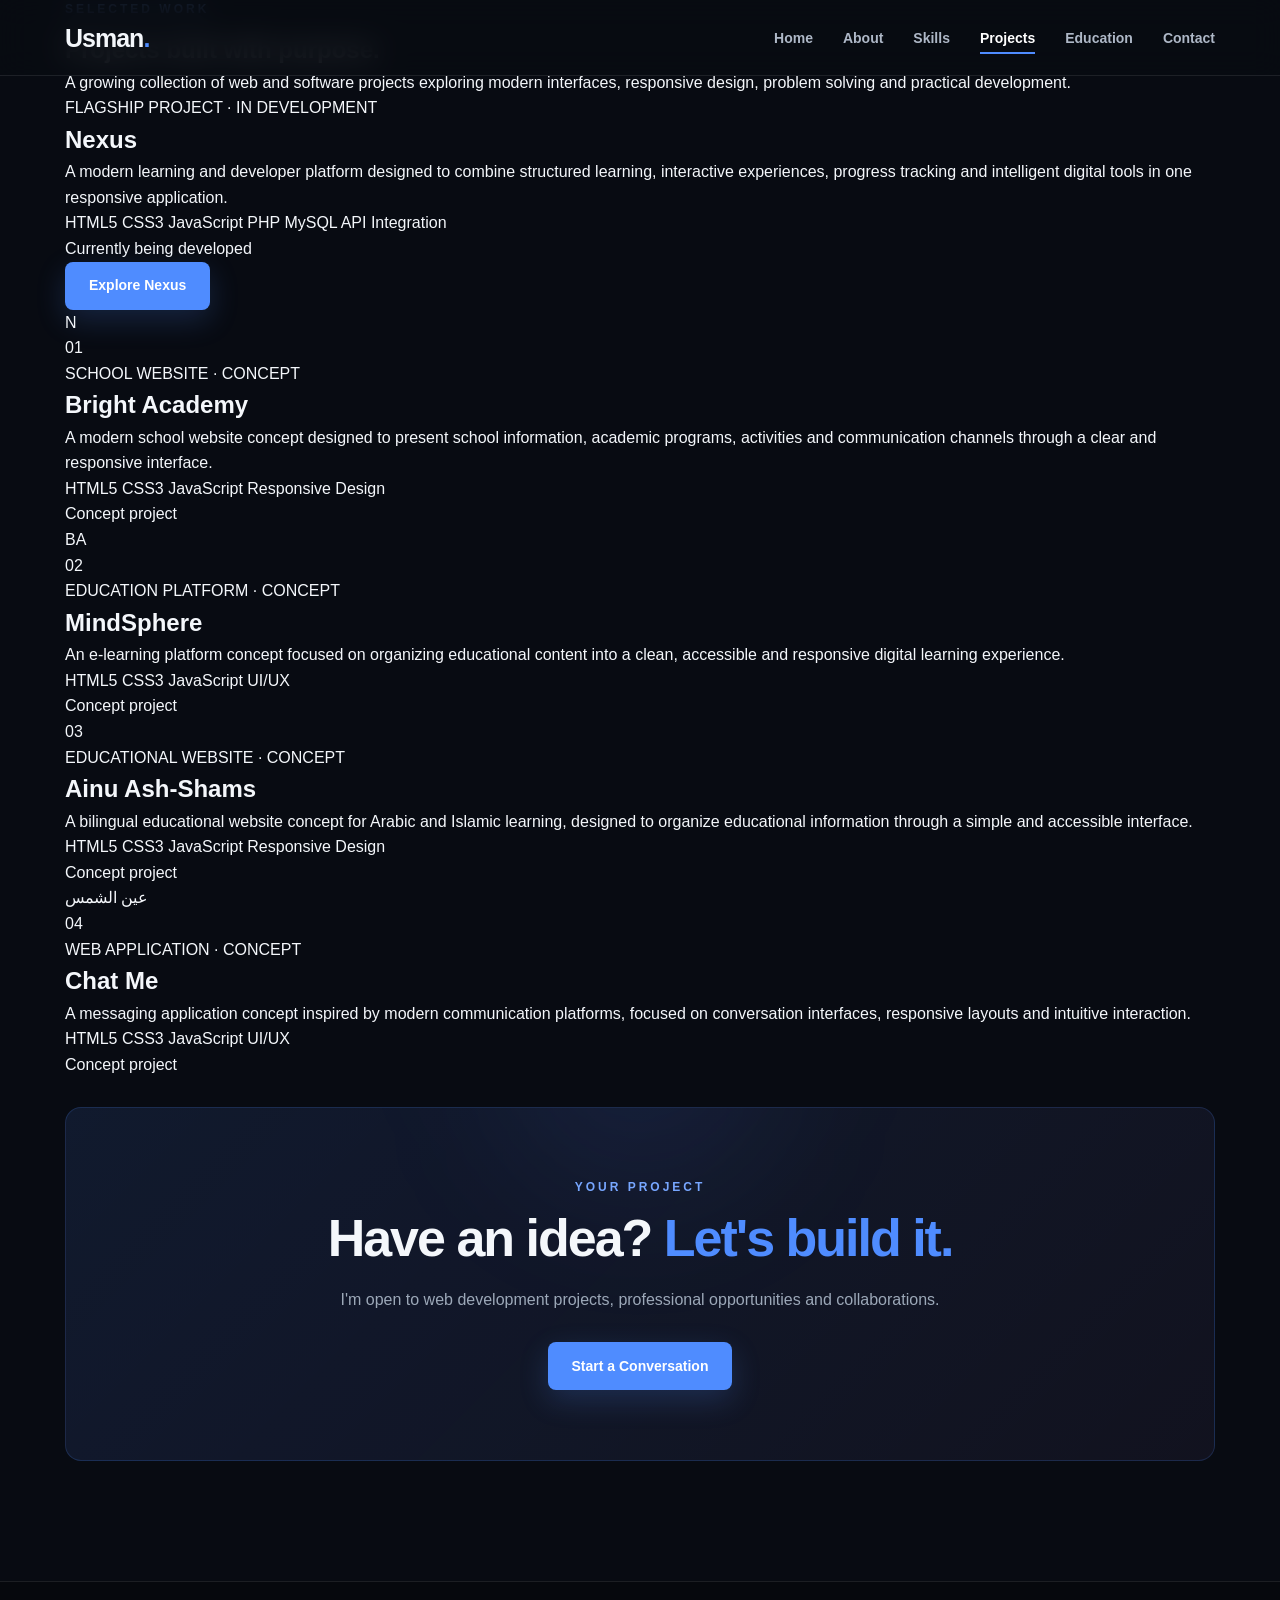
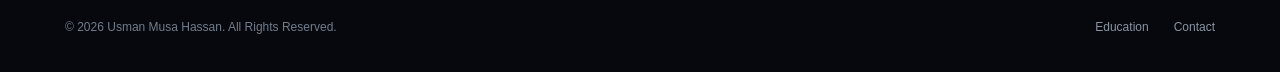
<file: projects.html>
<!DOCTYPE html>
<html lang="en">
<head>
    <meta charset="UTF-8">
    <meta name="viewport" content="width=device-width, initial-scale=1.0">

    <meta name="description"
          content="Selected web development and software projects by Usman Musa Hassan.">

    <meta name="author" content="Usman Musa Hassan">

    <title>Projects | Usman Musa Hassan</title>

    <link rel="stylesheet" href="style.css">
</head>

<body>

    <!-- NAVIGATION -->
    <header class="header">
        <nav class="navbar">

            <a href="index.html" class="logo">
                Usman<span>.</span>
            </a>

            <button
                class="menu-btn"
                id="menuBtn"
                aria-label="Open navigation menu"
                aria-expanded="false">
                ☰
            </button>

            <ul class="nav-links" id="navLinks">

                <li>
                    <a href="index.html">Home</a>
                </li>

                <li>
                    <a href="about.html">About</a>
                </li>

                <li>
                    <a href="skills.html">Skills</a>
                </li>

                <li>
                    <a href="projects.html" class="active">
                        Projects
                    </a>
                </li>

                <li>
                    <a href="education.html">Education</a>
                </li>

                <li>
                    <a href="contact.html">Contact</a>
                </li>

            </ul>

        </nav>
    </header>


    <!-- MAIN -->
    <main>

        <!-- PAGE HERO -->
        <section class="page-hero">

            <div class="section-container">

                <p class="section-label">
                    SELECTED WORK
                </p>

                <h1>
                    Projects built with
                    <span>purpose.</span>
                </h1>

                <p class="page-intro">
                    A growing collection of web and software projects
                    exploring modern interfaces, responsive design,
                    problem solving and practical development.
                </p>

            </div>

        </section>


        <!-- FEATURED PROJECT -->
        <section class="featured-project">

            <div class="section-container">

                <div class="featured-project-box">

                    <div class="featured-project-content">

                        <p class="project-type">
                            FLAGSHIP PROJECT · IN DEVELOPMENT
                        </p>

                        <h2>
                            Nexus
                        </h2>

                        <p class="featured-description">
                            A modern learning and developer platform
                            designed to combine structured learning,
                            interactive experiences, progress tracking
                            and intelligent digital tools in one
                            responsive application.
                        </p>

                        <div class="project-tech">

                            <span>HTML5</span>
                            <span>CSS3</span>
                            <span>JavaScript</span>
                            <span>PHP</span>
                            <span>MySQL</span>
                            <span>API Integration</span>

                        </div>

                        <div class="featured-status">
                            <span class="status-dot"></span>
                            Currently being developed
                        </div>

                        <!-- NEXUS LINK -->
                        <a href="nexus.html" class="btn btn-primary">
                            Explore Nexus
                        </a>

                    </div>


                    <div class="featured-project-visual">

                        <div class="featured-glow"></div>

                        <div class="nexus-screen">

                            <div class="nexus-topbar">
                                <span></span>
                                <span></span>
                                <span></span>
                            </div>

                            <div class="nexus-layout">

                                <div class="nexus-sidebar">

                                    <div class="nexus-logo">
                                        N
                                    </div>

                                    <div></div>
                                    <div></div>
                                    <div></div>
                                    <div></div>

                                </div>

                                <div class="nexus-dashboard">

                                    <div class="nexus-heading">
                                        <div></div>
                                        <div></div>
                                    </div>

                                    <div class="nexus-stats">

                                        <div></div>
                                        <div></div>
                                        <div></div>

                                    </div>

                                    <div class="nexus-main-card">

                                        <div></div>
                                        <div></div>
                                        <div></div>

                                    </div>

                                </div>

                            </div>

                        </div>

                    </div>

                </div>

            </div>

        </section>


        <!-- PROJECTS -->
        <section class="projects-main">

            <div class="section-container">


                <!-- PROJECT 01 -->
                <article class="project-card">

                    <div class="project-number">
                        01
                    </div>

                    <div class="project-content">

                        <div class="project-info">

                            <p class="project-type">
                                SCHOOL WEBSITE · CONCEPT
                            </p>

                            <h2>
                                Bright Academy
                            </h2>

                            <p>
                                A modern school website concept designed
                                to present school information, academic
                                programs, activities and communication
                                channels through a clear and responsive
                                interface.
                            </p>

                            <div class="project-tech">

                                <span>HTML5</span>
                                <span>CSS3</span>
                                <span>JavaScript</span>
                                <span>Responsive Design</span>

                            </div>

                            <div class="project-status">
                                Concept project
                            </div>

                        </div>


                        <div class="project-visual school-project">

                            <div class="visual-window">

                                <div class="visual-top">
                                    <span></span>
                                    <span></span>
                                    <span></span>
                                </div>

                                <div class="school-preview">

                                    <div class="preview-logo">
                                        BA
                                    </div>

                                    <div class="preview-line large"></div>
                                    <div class="preview-line"></div>
                                    <div class="preview-line short"></div>

                                    <div class="preview-boxes">
                                        <div></div>
                                        <div></div>
                                        <div></div>
                                    </div>

                                </div>

                            </div>

                        </div>

                    </div>

                </article>


                <!-- PROJECT 02 -->
                <article class="project-card reverse">

                    <div class="project-number">
                        02
                    </div>

                    <div class="project-content">

                        <div class="project-info">

                            <p class="project-type">
                                EDUCATION PLATFORM · CONCEPT
                            </p>

                            <h2>
                                MindSphere
                            </h2>

                            <p>
                                An e-learning platform concept focused
                                on organizing educational content into
                                a clean, accessible and responsive
                                digital learning experience.
                            </p>

                            <div class="project-tech">

                                <span>HTML5</span>
                                <span>CSS3</span>
                                <span>JavaScript</span>
                                <span>UI/UX</span>

                            </div>

                            <div class="project-status">
                                Concept project
                            </div>

                        </div>


                        <div class="project-visual learning-project">

                            <div class="visual-window">

                                <div class="visual-top">
                                    <span></span>
                                    <span></span>
                                    <span></span>
                                </div>

                                <div class="learning-preview">

                                    <div class="learning-sidebar">
                                        <div></div>
                                        <div></div>
                                        <div></div>
                                        <div></div>
                                    </div>

                                    <div class="learning-content">

                                        <div class="preview-line large"></div>
                                        <div class="preview-line"></div>

                                        <div class="course-grid">
                                            <div></div>
                                            <div></div>
                                            <div></div>
                                            <div></div>
                                        </div>

                                    </div>

                                </div>

                            </div>

                        </div>

                    </div>

                </article>


                <!-- PROJECT 03 -->
                <article class="project-card">

                    <div class="project-number">
                        03
                    </div>

                    <div class="project-content">

                        <div class="project-info">

                            <p class="project-type">
                                EDUCATIONAL WEBSITE · CONCEPT
                            </p>

                            <h2>
                                Ainu Ash-Shams
                            </h2>

                            <p>
                                A bilingual educational website concept
                                for Arabic and Islamic learning, designed
                                to organize educational information through
                                a simple and accessible interface.
                            </p>

                            <div class="project-tech">

                                <span>HTML5</span>
                                <span>CSS3</span>
                                <span>JavaScript</span>
                                <span>Responsive Design</span>

                            </div>

                            <div class="project-status">
                                Concept project
                            </div>

                        </div>


                        <div class="project-visual arabic-project">

                            <div class="visual-window">

                                <div class="visual-top">
                                    <span></span>
                                    <span></span>
                                    <span></span>
                                </div>

                                <div class="arabic-preview">

                                    <div class="arabic-title">
                                        عين الشمس
                                    </div>

                                    <div class="arabic-line"></div>
                                    <div class="arabic-line"></div>

                                    <div class="arabic-cards">
                                        <div></div>
                                        <div></div>
                                        <div></div>
                                    </div>

                                </div>

                            </div>

                        </div>

                    </div>

                </article>


                <!-- PROJECT 04 -->
                <article class="project-card reverse">

                    <div class="project-number">
                        04
                    </div>

                    <div class="project-content">

                        <div class="project-info">

                            <p class="project-type">
                                WEB APPLICATION · CONCEPT
                            </p>

                            <h2>
                                Chat Me
                            </h2>

                            <p>
                                A messaging application concept inspired
                                by modern communication platforms, focused
                                on conversation interfaces, responsive
                                layouts and intuitive interaction.
                            </p>

                            <div class="project-tech">

                                <span>HTML5</span>
                                <span>CSS3</span>
                                <span>JavaScript</span>
                                <span>UI/UX</span>

                            </div>

                            <div class="project-status">
                                Concept project
                            </div>

                        </div>


                        <div class="project-visual chat-project">

                            <div class="visual-window">

                                <div class="visual-top">
                                    <span></span>
                                    <span></span>
                                    <span></span>
                                </div>

                                <div class="chat-preview">

                                    <div class="chat-sidebar">
                                        <div class="chat-user"></div>
                                        <div class="chat-user"></div>
                                        <div class="chat-user"></div>
                                    </div>

                                    <div class="chat-main">

                                        <div class="chat-header"></div>

                                        <div class="message left"></div>
                                        <div class="message right"></div>
                                        <div class="message left small"></div>
                                        <div class="message right"></div>

                                        <div class="chat-input"></div>

                                    </div>

                                </div>

                            </div>

                        </div>

                    </div>

                </article>


            </div>

        </section>


        <!-- PROJECT CTA -->
        <section class="cta-section">

            <div class="section-container">

                <div class="cta-box">

                    <p class="section-label">
                        YOUR PROJECT
                    </p>

                    <h2>
                        Have an idea?
                        <span>Let's build it.</span>
                    </h2>

                    <p>
                        I'm open to web development projects,
                        professional opportunities and
                        collaborations.
                    </p>

                    <a href="contact.html" class="btn btn-primary">
                        Start a Conversation
                    </a>

                </div>

            </div>

        </section>

    </main>


    <!-- FOOTER -->
    <footer class="footer">

        <div class="footer-content">

            <p>
                © <span id="year"></span>
                Usman Musa Hassan. All Rights Reserved.
            </p>

            <div class="footer-links">

                <a href="education.html">
                    Education
                </a>

                <a href="contact.html">
                    Contact
                </a>

            </div>

        </div>

    </footer>


    <script src="script.js"></script>

</body>
</html>
</file>
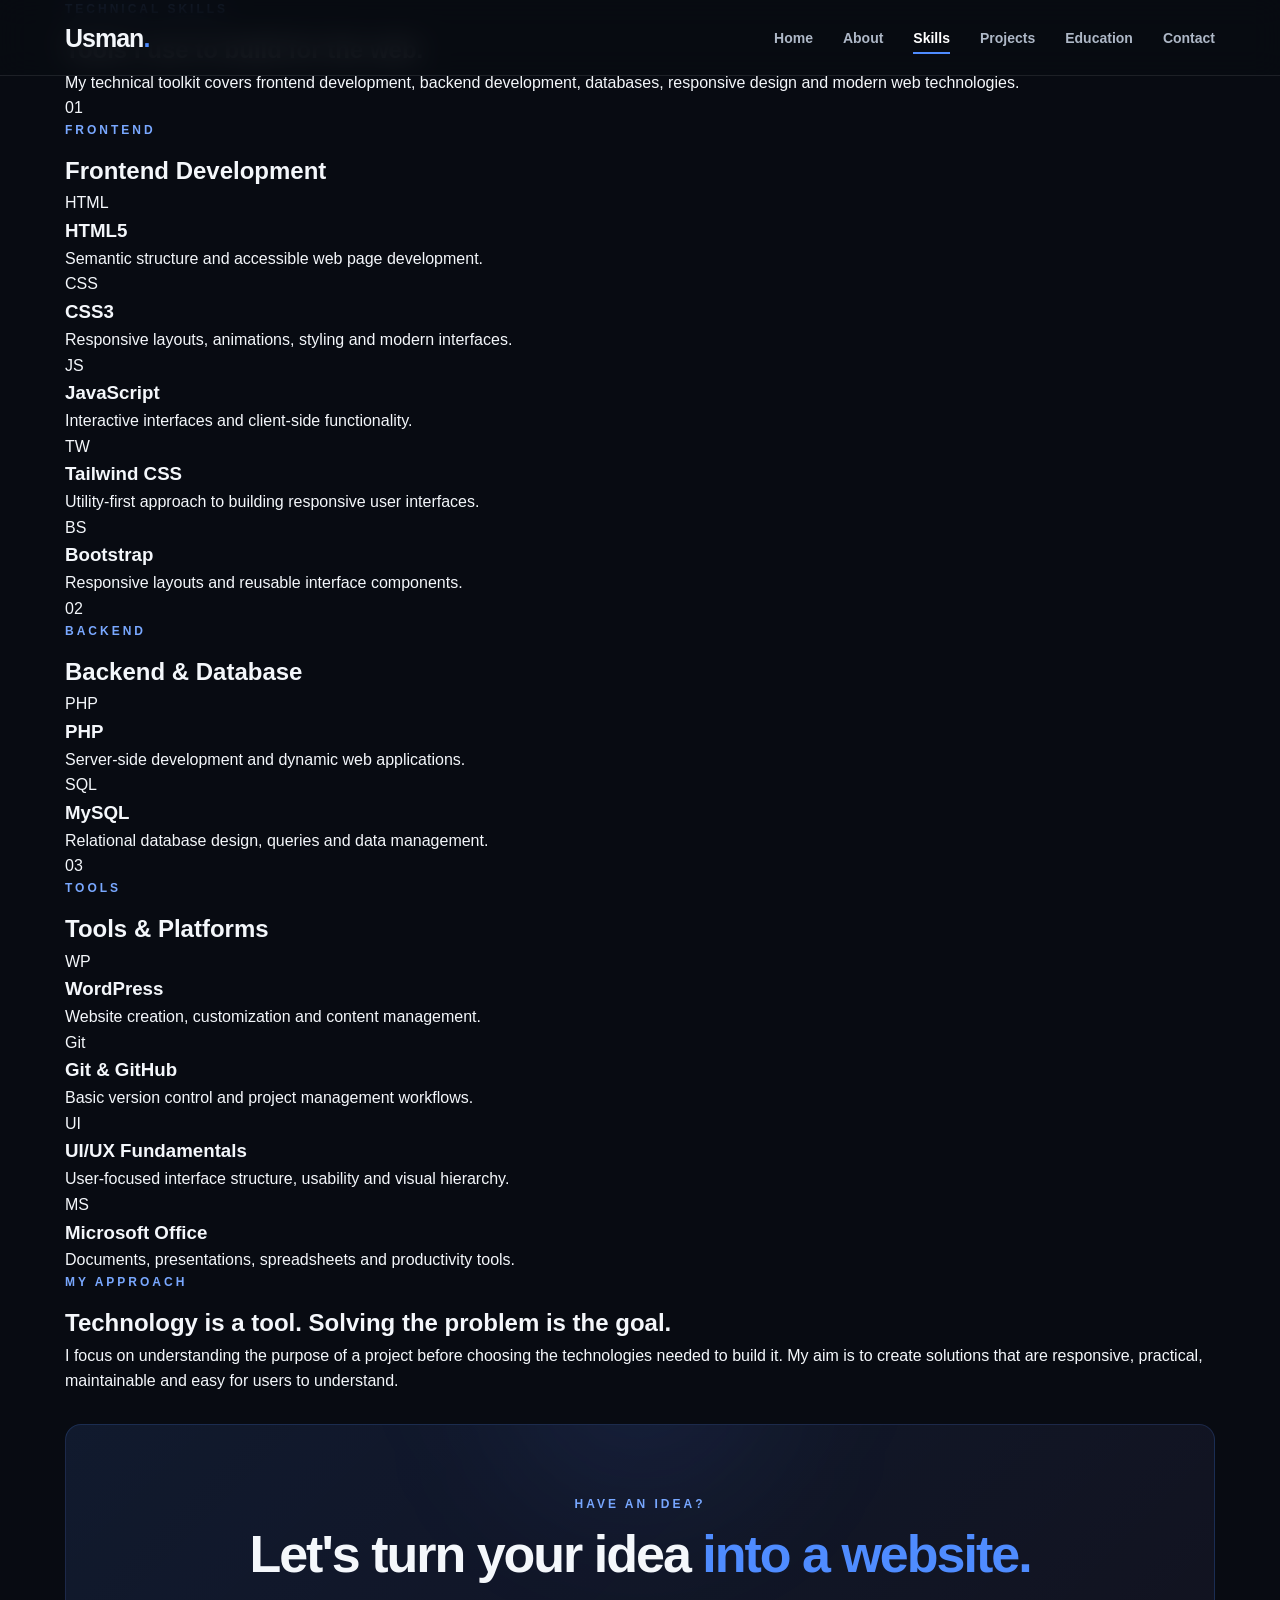
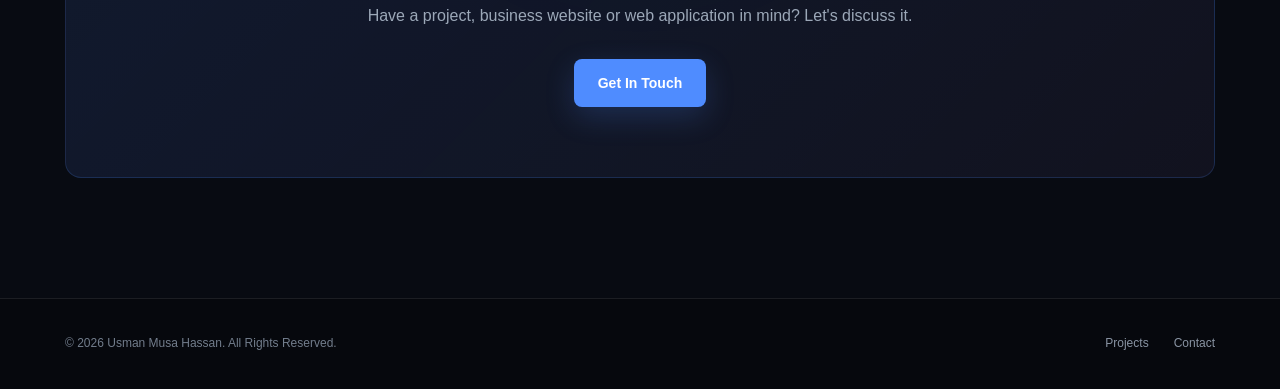
<file: skills.html>
<!DOCTYPE html>
<html lang="en">
<head>
    <meta charset="UTF-8">
    <meta name="viewport" content="width=device-width, initial-scale=1.0">

    <meta name="description" content="Technical skills of Usman Musa Hassan, Software & Web Developer.">
    <meta name="author" content="Usman Musa Hassan">

    <title>Skills | Usman Musa Hassan</title>

    <link rel="stylesheet" href="style.css">
</head>

<body>

    <!-- NAVIGATION -->
    <header class="header">
        <nav class="navbar">

            <a href="index.html" class="logo">
                Usman<span>.</span>
            </a>

            <button class="menu-btn" id="menuBtn">☰</button>

            <ul class="nav-links" id="navLinks">

                <li><a href="index.html">Home</a></li>

                <li><a href="about.html">About</a></li>

                <li><a href="skills.html" class="active">Skills</a></li>

                <li><a href="projects.html">Projects</a></li>

                <li><a href="education.html">Education</a></li>

                <li><a href="contact.html">Contact</a></li>

            </ul>

        </nav>
    </header>


    <!-- PAGE CONTENT -->
    <main>

        <!-- PAGE HERO -->
        <section class="page-hero">

            <div class="section-container">

                <p class="section-label">
                    TECHNICAL SKILLS
                </p>

                <h1>
                    Tools I use to
                    <span>build for the web.</span>
                </h1>

                <p class="page-intro">
                    My technical toolkit covers frontend development,
                    backend development, databases, responsive design
                    and modern web technologies.
                </p>

            </div>

        </section>


        <!-- FRONTEND -->
        <section class="skills-main">

            <div class="section-container">

                <div class="skills-category">

                    <div class="skills-category-title">

                        <span>01</span>

                        <div>
                            <p class="section-label">
                                FRONTEND
                            </p>

                            <h2>
                                Frontend Development
                            </h2>
                        </div>

                    </div>


                    <div class="skills-grid">

                        <div class="tech-card">
                            <div class="tech-icon">HTML</div>
                            <h3>HTML5</h3>
                            <p>
                                Semantic structure and accessible
                                web page development.
                            </p>
                        </div>


                        <div class="tech-card">
                            <div class="tech-icon">CSS</div>
                            <h3>CSS3</h3>
                            <p>
                                Responsive layouts, animations,
                                styling and modern interfaces.
                            </p>
                        </div>


                        <div class="tech-card">
                            <div class="tech-icon">JS</div>
                            <h3>JavaScript</h3>
                            <p>
                                Interactive interfaces and
                                client-side functionality.
                            </p>
                        </div>


                        <div class="tech-card">
                            <div class="tech-icon">TW</div>
                            <h3>Tailwind CSS</h3>
                            <p>
                                Utility-first approach to building
                                responsive user interfaces.
                            </p>
                        </div>


                        <div class="tech-card">
                            <div class="tech-icon">BS</div>
                            <h3>Bootstrap</h3>
                            <p>
                                Responsive layouts and reusable
                                interface components.
                            </p>
                        </div>

                    </div>

                </div>


                <!-- BACKEND -->
                <div class="skills-category">

                    <div class="skills-category-title">

                        <span>02</span>

                        <div>
                            <p class="section-label">
                                BACKEND
                            </p>

                            <h2>
                                Backend & Database
                            </h2>
                        </div>

                    </div>


                    <div class="skills-grid">

                        <div class="tech-card">
                            <div class="tech-icon">PHP</div>
                            <h3>PHP</h3>
                            <p>
                                Server-side development and
                                dynamic web applications.
                            </p>
                        </div>


                        <div class="tech-card">
                            <div class="tech-icon">SQL</div>
                            <h3>MySQL</h3>
                            <p>
                                Relational database design,
                                queries and data management.
                            </p>
                        </div>

                    </div>

                </div>


                <!-- TOOLS -->
                <div class="skills-category">

                    <div class="skills-category-title">

                        <span>03</span>

                        <div>
                            <p class="section-label">
                                TOOLS
                            </p>

                            <h2>
                                Tools & Platforms
                            </h2>
                        </div>

                    </div>


                    <div class="skills-grid">

                        <div class="tech-card">
                            <div class="tech-icon">WP</div>
                            <h3>WordPress</h3>
                            <p>
                                Website creation, customization
                                and content management.
                            </p>
                        </div>


                        <div class="tech-card">
                            <div class="tech-icon">Git</div>
                            <h3>Git & GitHub</h3>
                            <p>
                                Basic version control and
                                project management workflows.
                            </p>
                        </div>


                        <div class="tech-card">
                            <div class="tech-icon">UI</div>
                            <h3>UI/UX Fundamentals</h3>
                            <p>
                                User-focused interface structure,
                                usability and visual hierarchy.
                            </p>
                        </div>


                        <div class="tech-card">
                            <div class="tech-icon">MS</div>
                            <h3>Microsoft Office</h3>
                            <p>
                                Documents, presentations,
                                spreadsheets and productivity tools.
                            </p>
                        </div>

                    </div>

                </div>


                <!-- DEVELOPMENT APPROACH -->
                <div class="skills-approach">

                    <div>

                        <p class="section-label">
                            MY APPROACH
                        </p>

                        <h2>
                            Technology is a tool.
                            <span>Solving the problem is the goal.</span>
                        </h2>

                    </div>

                    <p>
                        I focus on understanding the purpose of a
                        project before choosing the technologies
                        needed to build it. My aim is to create
                        solutions that are responsive, practical,
                        maintainable and easy for users to understand.
                    </p>

                </div>

            </div>

        </section>


        <!-- CTA -->
        <section class="cta-section">

            <div class="section-container">

                <div class="cta-box">

                    <p class="section-label">
                        HAVE AN IDEA?
                    </p>

                    <h2>
                        Let's turn your idea
                        <span>into a website.</span>
                    </h2>

                    <p>
                        Have a project, business website or web
                        application in mind? Let's discuss it.
                    </p>

                    <a href="contact.html" class="btn btn-primary">
                        Get In Touch
                    </a>

                </div>

            </div>

        </section>

    </main>


    <!-- FOOTER -->
    <footer class="footer">

        <div class="footer-content">

            <p>
                © <span id="year"></span>
                Usman Musa Hassan. All Rights Reserved.
            </p>

            <div class="footer-links">

                <a href="projects.html">
                    Projects
                </a>

                <a href="contact.html">
                    Contact
                </a>

            </div>

        </div>

    </footer>


    <script src="script.js"></script>

</body>
      </html>
</file>
<file: style.css>
/* =========================================
   USMAN MUSA HASSAN - PORTFOLIO
   MAIN STYLESHEET
========================================= */

/* ---------- RESET ---------- */

* {
    margin: 0;
    padding: 0;
    box-sizing: border-box;
}

html {
    scroll-behavior: smooth;
}

body {
    font-family: Arial, Helvetica, sans-serif;
    background: #080b12;
    color: #f4f7fb;
    line-height: 1.6;
    overflow-x: hidden;
}

a {
    color: inherit;
    text-decoration: none;
}

ul {
    list-style: none;
}

button {
    font-family: inherit;
}


/* ---------- GLOBAL ---------- */

:root {
    --bg: #080b12;
    --bg-light: #0d111a;
    --card: #111722;
    --card-hover: #151d2b;
    --border: rgba(255, 255, 255, 0.09);
    --text: #f4f7fb;
    --muted: #9ca8b8;
    --primary: #4f8cff;
    --primary-light: #79a8ff;
    --green: #55d6a4;
    --purple: #b58cff;
    --yellow: #ffd866;
}

.section-container {
    width: min(1150px, 90%);
    margin: auto;
}

.section-label {
    color: var(--primary-light);
    font-size: 12px;
    font-weight: 700;
    letter-spacing: 3px;
    margin-bottom: 12px;
    text-transform: uppercase;
}

.section-text {
    max-width: 700px;
    color: var(--muted);
    font-size: 17px;
}


/* ---------- HEADER ---------- */

.header {
    position: fixed;
    top: 0;
    left: 0;
    width: 100%;
    z-index: 1000;
    background: rgba(8, 11, 18, 0.82);
    backdrop-filter: blur(15px);
    -webkit-backdrop-filter: blur(15px);
    border-bottom: 1px solid var(--border);
}

.navbar {
    width: min(1150px, 90%);
    height: 75px;
    margin: auto;

    display: flex;
    align-items: center;
    justify-content: space-between;
}

.logo {
    font-size: 25px;
    font-weight: 800;
    letter-spacing: -1px;
}

.logo span {
    color: var(--primary);
}

.nav-links {
    display: flex;
    align-items: center;
    gap: 30px;
}

.nav-links a {
    position: relative;
    color: #aeb8c7;
    font-size: 14px;
    font-weight: 600;
    transition: 0.3s ease;
}

.nav-links a:hover,
.nav-links a.active {
    color: white;
}

.nav-links a::after {
    content: "";
    position: absolute;
    left: 0;
    bottom: -8px;
    width: 0;
    height: 2px;
    background: var(--primary);
    transition: 0.3s ease;
}

.nav-links a:hover::after,
.nav-links a.active::after {
    width: 100%;
}

.menu-btn {
    display: none;
    border: none;
    background: transparent;
    color: white;
    font-size: 27px;
    cursor: pointer;
}


/* ---------- HERO ---------- */

.hero {
    min-height: 100vh;
    width: min(1150px, 90%);
    margin: auto;

    display: grid;
    grid-template-columns: 1.1fr 0.9fr;
    align-items: center;
    gap: 70px;

    padding-top: 110px;
    position: relative;
}

.hero::before {
    content: "";
    position: absolute;
    width: 450px;
    height: 450px;
    background: rgba(79, 140, 255, 0.09);
    filter: blur(100px);
    border-radius: 50%;
    top: 100px;
    left: -200px;
    z-index: -1;
}

.hero-intro {
    color: var(--primary-light);
    font-size: 17px;
    font-weight: 600;
    margin-bottom: 8px;
}

.hero h1 {
    font-size: clamp(45px, 6vw, 78px);
    line-height: 1.05;
    letter-spacing: -4px;
    margin-bottom: 18px;
}

.hero h1 span {
    color: var(--primary);
}

.hero h2 {
    color: #c6cfdb;
    font-size: clamp(21px, 3vw, 30px);
    font-weight: 500;
    margin-bottom: 25px;
}

.hero-description {
    max-width: 620px;
    color: var(--muted);
    font-size: 17px;
    line-height: 1.8;
}

.hero-buttons {
    display: flex;
    gap: 15px;
    margin-top: 35px;
    flex-wrap: wrap;
}

.btn {
    display: inline-flex;
    align-items: center;
    justify-content: center;

    min-height: 48px;
    padding: 0 24px;

    border-radius: 8px;
    font-size: 14px;
    font-weight: 700;

    transition: 0.3s ease;
}

.btn-primary {
    color: white;
    background: var(--primary);
    box-shadow: 0 10px 30px rgba(79, 140, 255, 0.2);
}

.btn-primary:hover {
    transform: translateY(-3px);
    background: #3d7df0;
    box-shadow: 0 15px 35px rgba(79, 140, 255, 0.3);
}

.btn-outline {
    border: 1px solid var(--border);
    color: white;
    background: rgba(255, 255, 255, 0.025);
}

.btn-outline:hover {
    transform: translateY(-3px);
    border-color: rgba(79, 140, 255, 0.5);
    background: rgba(79, 140, 255, 0.08);
}

.quick-info {
    display: flex;
    gap: 45px;
    margin-top: 45px;
    padding-top: 25px;
    border-top: 1px solid var(--border);
}

.quick-info div {
    display: flex;
    flex-direction: column;
}

.quick-info strong {
    font-size: 18px;
}

.quick-info span {
    color: var(--muted);
    font-size: 12px;
    margin-top: 3px;
}


/* ---------- CODE CARD ---------- */

.hero-card {
    display: flex;
    justify-content: center;
}

.code-window {
    width: 100%;
    max-width: 470px;

    background: #0d1119;
    border: 1px solid var(--border);
    border-radius: 14px;

    overflow: hidden;

    box-shadow:
        0 30px 80px rgba(0, 0, 0, 0.45),
        0 0 80px rgba(79, 140, 255, 0.06);

    transform: perspective(1000px) rotateY(-3deg);
    transition: 0.4s ease;
}

.code-window:hover {
    transform: perspective(1000px) rotateY(0deg) translateY(-5px);
}

.window-top {
    height: 42px;
    padding: 0 16px;

    display: flex;
    align-items: center;
    gap: 7px;

    border-bottom: 1px solid var(--border);
    background: #10151f;
}

.window-top span {
    width: 10px;
    height: 10px;
    border-radius: 50%;
    background: #6b7280;
}

.code-content {
    padding: 28px 25px 32px;

    color: #c8d0db;
    font-family: "Courier New", monospace;
    font-size: 14px;
    line-height: 2;
}

.code-content p {
    margin: 0;
}

.indent {
    padding-left: 24px;
}

.indent2 {
    padding-left: 48px;
}

.purple {
    color: var(--purple);
}

.yellow {
    color: var(--yellow);
}

.green {
    color: var(--green);
}


/* ---------- INTRO SECTION ---------- */

.intro-section {
    padding: 120px 0;
    background: var(--bg-light);
    border-top: 1px solid var(--border);
    border-bottom: 1px solid var(--border);
}

.intro-section h2 {
    max-width: 850px;
    font-size: clamp(32px, 5vw, 55px);
    line-height: 1.12;
    letter-spacing: -2px;
    margin-bottom: 25px;
}

.intro-section h2 span {
    color: var(--primary);
}

.text-link {
    display: inline-block;
    margin-top: 25px;
    color: var(--primary-light);
    font-size: 14px;
    font-weight: 700;
    transition: 0.3s ease;
}

.text-link:hover {
    transform: translateX(5px);
}


/* ---------- FEATURED SKILLS ---------- */

.featured-section {
    padding: 120px 0;
}

.section-heading {
    display: flex;
    justify-content: space-between;
    align-items: flex-end;
    gap: 30px;
    margin-bottom: 45px;
}

.section-heading h2 {
    font-size: clamp(32px, 4vw, 48px);
    line-height: 1.1;
    letter-spacing: -2px;
}

.section-heading h2 span {
    color: var(--primary);
}

.section-heading .text-link {
    margin: 0;
}

.skill-preview {
    display: grid;
    grid-template-columns: repeat(3, 1fr);
    gap: 20px;
}

.skill-preview-card {
    position: relative;
    padding: 35px;

    min-height: 230px;

    background: var(--card);
    border: 1px solid var(--border);
    border-radius: 12px;

    overflow: hidden;
    transition: 0.35s ease;
}

.skill-preview-card::before {
    content: "";
    position: absolute;
    left: 0;
    top: 0;

    width: 100%;
    height: 2px;

    background: var(--primary);
    transform: scaleX(0);
    transform-origin: left;
    transition: 0.35s ease;
}

.skill-preview-card:hover {
    transform: translateY(-8px);
    background: var(--card-hover);
    border-color: rgba(79, 140, 255, 0.25);
}

.skill-preview-card:hover::before {
    transform: scaleX(1);
}

.skill-number {
    color: var(--primary);
    font-family: "Courier New", monospace;
    font-size: 13px;
    margin-bottom: 35px;
}

.skill-preview-card h3 {
    font-size: 20px;
    margin-bottom: 12px;
}

.skill-preview-card p {
    color: var(--muted);
    font-size: 14px;
    line-height: 1.7;
}


/* ---------- CTA ---------- */

.cta-section {
    padding: 30px 0 120px;
}

.cta-box {
    position: relative;
    padding: 70px 60px;

    text-align: center;

    background:
        linear-gradient(
            135deg,
            rgba(79, 140, 255, 0.12),
            rgba(181, 140, 255, 0.06)
        );

    border: 1px solid rgba(79, 140, 255, 0.18);
    border-radius: 16px;
    overflow: hidden;
}

.cta-box::before {
    content: "";
    position: absolute;

    width: 250px;
    height: 250px;

    background: rgba(79, 140, 255, 0.1);
    filter: blur(80px);
    border-radius: 50%;

    left: 50%;
    top: -180px;

    transform: translateX(-50%);
}

.cta-box h2 {
    position: relative;
    font-size: clamp(32px, 5vw, 52px);
    line-height: 1.1;
    letter-spacing: -2px;
    margin-bottom: 20px;
}

.cta-box h2 span {
    color: var(--primary);
}

.cta-box p:not(.section-label) {
    position: relative;
    color: var(--muted);
    margin-bottom: 30px;
}


/* ---------- FOOTER ---------- */

.footer {
    border-top: 1px solid var(--border);
    background: #06080d;
}

.footer-content {
    width: min(1150px, 90%);
    min-height: 90px;
    margin: auto;

    display: flex;
    align-items: center;
    justify-content: space-between;
    gap: 20px;
}

.footer p {
    color: #727d8c;
    font-size: 12px;
}

.footer-links {
    display: flex;
    gap: 25px;
}

.footer-links a {
    color: #8994a3;
    font-size: 12px;
    transition: 0.3s ease;
}

.footer-links a:hover {
    color: white;
}


/* ---------- SCROLLBAR ---------- */

::-webkit-scrollbar {
    width: 8px;
}

::-webkit-scrollbar-track {
    background: #070a0f;
}

::-webkit-scrollbar-thumb {
    background: #283448;
    border-radius: 10px;
}

::-webkit-scrollbar-thumb:hover {
    background: #3b4d68;
}


/* ---------- SELECTION ---------- */

::selection {
    background: rgba(79, 140, 255, 0.3);
    color: white;
}


/* ---------- MOBILE ---------- */

@media (max-width: 900px) {

    .hero {
        grid-template-columns: 1fr;
        gap: 60px;
        padding-top: 130px;
        padding-bottom: 90px;
    }

    .hero-content {
        text-align: center;
    }

    .hero-description {
        margin: auto;
    }

    .hero-buttons {
        justify-content: center;
    }

    .quick-info {
        justify-content: center;
        text-align: left;
    }

    .hero-card {
        width: 100%;
    }

    .code-window {
        max-width: 600px;
        transform: none;
    }

    .code-window:hover {
        transform: translateY(-5px);
    }

    .skill-preview {
        grid-template-columns: 1fr;
    }

    .skill-preview-card {
        min-height: auto;
    }
}


/* ---------- TABLET / PHONE NAV ---------- */

@media (max-width: 760px) {

    .navbar {
        height: 68px;
    }

    .menu-btn {
        display: block;
    }

    .nav-links {
        position: absolute;
        top: 68px;
        left: 0;

        width: 100%;

        display: flex;
        flex-direction: column;
        align-items: stretch;
        gap: 0;

        background: rgba(8, 11, 18, 0.98);
        border-bottom: 1px solid var(--border);

        max-height: 0;
        overflow: hidden;

        transition: max-height 0.35s ease;
    }

    .nav-links.open {
        max-height: 420px;
    }

    .nav-links li {
        border-top: 1px solid var(--border);
    }

    .nav-links a {
        display: block;
        padding: 16px 5%;
        font-size: 15px;
    }

    .nav-links a::after {
        display: none;
    }

    .section-heading {
        align-items: flex-start;
        flex-direction: column;
    }

    .section-heading .text-link {
        margin-top: 0;
    }

    .footer-content {
        flex-direction: column;
        justify-content: center;
        padding: 25px 0;
        text-align: center;
    }
}


/* ---------- SMALL PHONES ---------- */

@media (max-width: 500px) {

    .section-container {
        width: 88%;
    }

    .hero {
        width: 88%;
        padding-top: 115px;
    }

    .hero h1 {
        font-size: 43px;
        letter-spacing: -2.5px;
    }

    .hero h2 {
        font-size: 21px;
    }

    .hero-description {
        font-size: 15px;
    }

    .quick-info {
        gap: 20px;
    }

    .quick-info strong {
        font-size: 16px;
    }

    .hero-buttons {
        flex-direction: column;
        width: 100%;
    }

    .hero-buttons .btn {
        width: 100%;
    }

    .code-content {
        padding: 20px 15px;
        font-size: 11px;
        line-height: 1.9;
    }

    .indent {
        padding-left: 15px;
    }

    .indent2 {
        padding-left: 30px;
    }

    .intro-section,
    .featured-section {
        padding: 85px 0;
    }

    .intro-section h2 {
        font-size: 34px;
        letter-spacing: -1.5px;
    }

    .skill-preview-card {
        padding: 28px;
    }

    .cta-section {
        padding-bottom: 85px;
    }

    .cta-box {
        padding: 50px 25px;
    }

    .cta-box h2 {
        font-size: 34px;
    }
}


/* ---------- REDUCED MOTION ---------- */

@media (prefers-reduced-motion: reduce) {

    html {
        scroll-behavior: auto;
    }

    *,
    *::before,
    *::after {
        animation-duration: 0.01ms !important;
        animation-iteration-count: 1 !important;
        transition-duration: 0.01ms !important;
    }
}
</file>
<file: nexus.css>
:root {
    --bg: #070b14;
    --bg-soft: #0c1220;
    --card: #101827;
    --card-light: #151f31;
    --text: #f5f7fb;
    --muted: #8e9aaf;
    --line: rgba(255, 255, 255, 0.08);
    --accent: #6c63ff;
    --accent-light: #8b85ff;
    --cyan: #36d1dc;
    --success: #42d392;
    --max-width: 1180px;
    --radius: 18px;
}

* {
    margin: 0;
    padding: 0;
    box-sizing: border-box;
}

html {
    scroll-behavior: smooth;
}

body {
    font-family: Inter, -apple-system, BlinkMacSystemFont, "Segoe UI",
        Roboto, Arial, sans-serif;
    background: var(--bg);
    color: var(--text);
    line-height: 1.6;
    overflow-x: hidden;
}

a {
    color: inherit;
    text-decoration: none;
}

button {
    font: inherit;
}

.nexus-container {
    width: min(92%, var(--max-width));
    margin: 0 auto;
}


/* ================================
   HEADER
================================ */

.nexus-header {
    position: fixed;
    top: 0;
    left: 0;
    width: 100%;
    z-index: 1000;
    background: rgba(7, 11, 20, 0.82);
    border-bottom: 1px solid var(--line);
    backdrop-filter: blur(18px);
}

.nexus-navbar {
    width: min(92%, var(--max-width));
    min-height: 76px;
    margin: 0 auto;
    display: flex;
    align-items: center;
    justify-content: space-between;
    gap: 30px;
}

.nexus-brand {
    display: inline-flex;
    align-items: center;
    gap: 10px;
    font-size: 1.2rem;
    font-weight: 800;
    letter-spacing: -0.02em;
}

.brand-mark {
    width: 38px;
    height: 38px;
    display: grid;
    place-items: center;
    border-radius: 11px;
    background: linear-gradient(135deg, var(--accent), var(--cyan));
    color: white;
    font-weight: 900;
}

.nexus-nav-links {
    display: flex;
    align-items: center;
    gap: 28px;
}

.nexus-nav-links > a:not(.nav-login):not(.nav-register) {
    color: var(--muted);
    font-size: 0.92rem;
    transition: 0.25s ease;
}

.nexus-nav-links > a:not(.nav-login):not(.nav-register):hover {
    color: white;
}

.nav-login {
    color: var(--text);
    font-size: 0.92rem;
}

.nav-register {
    padding: 10px 17px;
    border-radius: 10px;
    background: white;
    color: #080b12;
    font-size: 0.9rem;
    font-weight: 700;
    transition: 0.25s ease;
}

.nav-register:hover {
    transform: translateY(-2px);
}

.nexus-menu {
    display: none;
    border: 0;
    background: transparent;
    color: white;
    font-size: 1.5rem;
    cursor: pointer;
}


/* ================================
   HERO
================================ */

.nexus-hero {
    position: relative;
    min-height: 100vh;
    padding: 150px 4% 90px;
    display: grid;
    grid-template-columns: 0.9fr 1.1fr;
    align-items: center;
    gap: 70px;
    max-width: 1400px;
    margin: 0 auto;
}

.nexus-hero::before {
    content: "";
    position: absolute;
    width: 600px;
    height: 600px;
    top: 50px;
    left: -250px;
    background: rgba(108, 99, 255, 0.13);
    filter: blur(120px);
    border-radius: 50%;
    pointer-events: none;
}

.hero-content {
    position: relative;
    z-index: 2;
}

.hero-badge {
    display: inline-flex;
    align-items: center;
    gap: 9px;
    padding: 8px 12px;
    margin-bottom: 25px;
    border: 1px solid var(--line);
    border-radius: 999px;
    background: rgba(255, 255, 255, 0.025);
    color: var(--muted);
    font-size: 0.7rem;
    letter-spacing: 0.1em;
}

.hero-badge span {
    width: 7px;
    height: 7px;
    border-radius: 50%;
    background: var(--success);
    box-shadow: 0 0 12px var(--success);
}

.hero-content h1 {
    max-width: 650px;
    font-size: clamp(3.5rem, 7vw, 6.4rem);
    line-height: 0.95;
    letter-spacing: -0.065em;
    font-weight: 850;
}

.hero-content h1 span {
    background: linear-gradient(90deg, var(--accent-light), var(--cyan));
    -webkit-background-clip: text;
    background-clip: text;
    color: transparent;
}

.hero-description {
    max-width: 560px;
    margin-top: 27px;
    color: var(--muted);
    font-size: 1.05rem;
    line-height: 1.8;
}

.hero-actions {
    display: flex;
    flex-wrap: wrap;
    gap: 13px;
    margin-top: 34px;
}

.nexus-btn {
    min-height: 48px;
    padding: 0 20px;
    display: inline-flex;
    align-items: center;
    justify-content: center;
    gap: 10px;
    border-radius: 11px;
    font-size: 0.9rem;
    font-weight: 750;
    transition: 0.25s ease;
}

.nexus-btn:hover {
    transform: translateY(-3px);
}

.nexus-btn-primary {
    background: linear-gradient(135deg, var(--accent), #817aff);
    color: white;
    box-shadow: 0 12px 30px rgba(108, 99, 255, 0.24);
}

.nexus-btn-secondary {
    border: 1px solid var(--line);
    background: rgba(255, 255, 255, 0.025);
    color: var(--text);
}

.hero-trust {
    display: flex;
    align-items: center;
    gap: 18px;
    margin-top: 48px;
}

.trust-item {
    display: flex;
    flex-direction: column;
    gap: 2px;
}

.trust-item strong {
    font-size: 0.8rem;
}

.trust-item span {
    color: var(--muted);
    font-size: 0.72rem;
}

.trust-line {
    width: 1px;
    height: 27px;
    background: var(--line);
}


/* ================================
   DASHBOARD PREVIEW
================================ */

.hero-preview {
    position: relative;
    z-index: 2;
}

.preview-glow {
    position: absolute;
    inset: 15% 5%;
    background: rgba(54, 209, 220, 0.13);
    filter: blur(90px);
    border-radius: 50%;
}

.dashboard-window {
    position: relative;
    border: 1px solid rgba(255, 255, 255, 0.1);
    border-radius: 19px;
    overflow: hidden;
    background: #0c1220;
    box-shadow:
        0 35px 90px rgba(0, 0, 0, 0.5),
        0 0 70px rgba(108, 99, 255, 0.09);
    transform: perspective(1400px) rotateY(-4deg) rotateX(2deg);
}

.window-topbar {
    height: 48px;
    padding: 0 17px;
    display: flex;
    align-items: center;
    border-bottom: 1px solid var(--line);
}

.window-dots {
    display: flex;
    gap: 6px;
}

.window-dots span {
    width: 8px;
    height: 8px;
    border-radius: 50%;
    background: #424b5d;
}

.window-title {
    margin: 0 auto;
    color: #66738a;
    font-size: 0.68rem;
}

.dashboard-body {
    display: grid;
    grid-template-columns: 64px 1fr;
    min-height: 420px;
}

.dashboard-sidebar {
    padding: 16px 10px;
    border-right: 1px solid var(--line);
    display: flex;
    flex-direction: column;
    align-items: center;
    gap: 13px;
}

.mini-brand {
    width: 35px;
    height: 35px;
    display: grid;
    place-items: center;
    margin-bottom: 12px;
    border-radius: 10px;
    background: linear-gradient(135deg, var(--accent), var(--cyan));
    font-weight: 900;
}

.sidebar-item {
    width: 38px;
    height: 38px;
    display: grid;
    place-items: center;
    border-radius: 10px;
    color: #69768c;
}

.sidebar-item.active {
    background: rgba(108, 99, 255, 0.16);
    color: #a8a2ff;
}

.dashboard-content {
    padding: 25px;
}

.dashboard-welcome {
    display: flex;
    align-items: center;
    justify-content: space-between;
}

.dashboard-welcome small,
.course-heading small,
.mini-card small {
    color: #6e7b91;
    font-size: 0.58rem;
    letter-spacing: 0.08em;
}

.dashboard-welcome h3 {
    margin-top: 4px;
    font-size: 1.15rem;
}

.avatar {
    width: 36px;
    height: 36px;
    display: grid;
    place-items: center;
    border-radius: 50%;
    background: linear-gradient(135deg, #303a51, #56647e);
    font-size: 0.75rem;
    font-weight: 800;
}

.dashboard-stats {
    display: grid;
    grid-template-columns: repeat(3, 1fr);
    gap: 11px;
    margin-top: 25px;
}

.dash-stat {
    padding: 15px;
    border: 1px solid var(--line);
    border-radius: 12px;
    background: rgba(255, 255, 255, 0.025);
}

.dash-stat span {
    display: block;
    color: #6f7c91;
    font-size: 0.65rem;
}

.dash-stat strong {
    display: block;
    margin-top: 6px;
    font-size: 1.1rem;
}

.dashboard-course {
    margin-top: 13px;
    padding: 18px;
    border: 1px solid var(--line);
    border-radius: 14px;
    background: linear-gradient(
        135deg,
        rgba(108, 99, 255, 0.08),
        rgba(54, 209, 220, 0.035)
    );
}

.course-heading {
    display: flex;
    justify-content: space-between;
    gap: 15px;
}

.course-heading h4 {
    margin-top: 5px;
    font-size: 0.9rem;
}

.course-percent {
    color: #8d87ff;
    font-size: 0.8rem;
    font-weight: 800;
}

.progress-bar {
    height: 6px;
    margin-top: 18px;
    overflow: hidden;
    border-radius: 20px;
    background: #202a3d;
}

.progress-bar div {
    width: 72%;
    height: 100%;
    border-radius: inherit;
    background: linear-gradient(90deg, var(--accent), var(--cyan));
}

.course-footer {
    display: flex;
    justify-content: space-between;
    margin-top: 10px;
    color: #6e7b91;
    font-size: 0.62rem;
}

.dashboard-bottom {
    display: grid;
    grid-template-columns: 1fr 1fr;
    gap: 11px;
    margin-top: 13px;
}

.mini-card {
    display: flex;
    align-items: center;
    gap: 11px;
    padding: 14px;
    border: 1px solid var(--line);
    border-radius: 12px;
}

.mini-icon {
    width: 30px;
    height: 30px;
    display: grid;
    place-items: center;
    border-radius: 8px;
    background: rgba(66, 211, 146, 0.09);
    color: var(--success);
}

.mini-card strong {
    display: block;
    margin-top: 3px;
    font-size: 0.8rem;
}


/* ================================
   GENERAL SECTIONS
================================ */

.nexus-section,
.nexus-learning,
.nexus-about,
.nexus-cta {
    padding: 110px 0;
}

.section-heading {
    max-width: 690px;
}

.section-kicker {
    display: inline-block;
    color: #8b85ff;
    font-size: 0.7rem;
    font-weight: 800;
    letter-spacing: 0.13em;
}

.section-heading h2,
.learning-content h2,
.about-box h2,
.cta-content h2 {
    margin-top: 13px;
    font-size: clamp(2.2rem, 4vw, 3.7rem);
    line-height: 1.05;
    letter-spacing: -0.045em;
}

.section-heading h2 span,
.learning-content h2 span,
.about-box h2 span,
.cta-content h2 span {
    color: #8882ff;
}

.section-heading p {
    margin-top: 18px;
    color: var(--muted);
    max-width: 610px;
}


/* ================================
   FEATURES
================================ */

.feature-grid {
    display: grid;
    grid-template-columns: repeat(4, 1fr);
    gap: 15px;
    margin-top: 55px;
}

.feature-card {
    position: relative;
    min-height: 285px;
    padding: 25px;
    border: 1px solid var(--line);
    border-radius: var(--radius);
    background: linear-gradient(
        145deg,
        rgba(255, 255, 255, 0.035),
        rgba(255, 255, 255, 0.012)
    );
    transition: 0.3s ease;
}

.feature-card:hover {
    transform: translateY(-6px);
    border-color: rgba(139, 133, 255, 0.35);
}

.feature-number {
    color: #4e5a70;
    font-size: 0.72rem;
    font-weight: 800;
}

.feature-icon {
    width: 44px;
    height: 44px;
    margin-top: 45px;
    display: grid;
    place-items: center;
    border: 1px solid rgba(139, 133, 255, 0.22);
    border-radius: 12px;
    background: rgba(108, 99, 255, 0.08);
    color: #9b96ff;
}

.feature-card h3 {
    margin-top: 20px;
    font-size: 1.05rem;
}

.feature-card p {
    margin-top: 10px;
    color: var(--muted);
    font-size: 0.82rem;
    line-height: 1.7;
}


/* ================================
   LEARNING
================================ */

.nexus-learning {
    background: var(--bg-soft);
    border-top: 1px solid var(--line);
    border-bottom: 1px solid var(--line);
}

.learning-layout {
    display: grid;
    grid-template-columns: 1fr 0.9fr;
    align-items: center;
    gap: 80px;
}

.learning-content > p {
    max-width: 590px;
    margin-top: 20px;
    color: var(--muted);
}

.learning-points {
    margin-top: 30px;
    display: grid;
    grid-template-columns: 1fr 1fr;
    gap: 15px;
}

.learning-points div {
    display: flex;
    align-items: center;
    gap: 12px;
}

.learning-points span {
    color: #817aff;
    font-size: 0.72rem;
    font-weight: 800;
}

.learning-points p {
    color: #d7dce5;
    font-size: 0.85rem;
}

.learning-visual {
    position: relative;
}

.code-card {
    overflow: hidden;
    border: 1px solid var(--line);
    border-radius: 17px;
    background: #080d17;
    box-shadow: 0 25px 70px rgba(0, 0, 0, 0.35);
}

.code-header {
    display: flex;
    justify-content: space-between;
    padding: 15px 18px;
    border-bottom: 1px solid var(--line);
    color: #69768b;
    font-size: 0.72rem;
}

.code-header div {
    display: flex;
    gap: 5px;
}

.code-header i {
    width: 7px;
    height: 7px;
    border-radius: 50%;
    background: #394355;
}

.code-card pre {
    padding: 30px;
    overflow-x: auto;
    color: #bdc7d8;
    font-size: 0.82rem;
    line-height: 2;
}

.code-card code span {
    color: #9b94ff;
}

.code-card code em {
    color: #5fd4ca;
    font-style: normal;
}

.code-card code strong {
    color: #ffcc75;
}


/* ================================
   ABOUT
================================ */

.about-box {
    display: grid;
    grid-template-columns: 1fr 0.8fr;
    gap: 80px;
    align-items: center;
    padding: 55px;
    border: 1px solid var(--line);
    border-radius: 22px;
    background:
        radial-gradient(
            circle at 90% 10%,
            rgba(108, 99, 255, 0.1),
            transparent 40%
        ),
        rgba(255, 255, 255, 0.02);
}

.about-box p {
    color: var(--muted);
    line-height: 1.85;
}


/* ================================
   CTA
================================ */

.nexus-cta {
    text-align: center;
    background:
        radial-gradient(
            circle at center,
            rgba(108, 99, 255, 0.12),
            transparent 45%
        );
}

.cta-content {
    max-width: 720px;
    margin: 0 auto;
}

.cta-content p {
    max-width: 560px;
    margin: 20px auto 0;
    color: var(--muted);
}

.cta-content .nexus-btn {
    margin-top: 30px;
}


/* ================================
   FOOTER
================================ */

.nexus-footer {
    padding: 35px 0 25px;
    border-top: 1px solid var(--line);
    background: #050810;
}

.footer-main {
    display: flex;
    align-items: center;
    justify-content: space-between;
    gap: 20px;
}

.footer-main p {
    color: #68758a;
    font-size: 0.8rem;
}

.footer-bottom {
    display: flex;
    justify-content: space-between;
    gap: 20px;
    margin-top: 30px;
    padding-top: 20px;
    border-top: 1px solid var(--line);
    color: #586579;
    font-size: 0.72rem;
}

.footer-bottom a {
    color: #8d87ff;
}


/* ================================
   RESPONSIVE
================================ */

@media (max-width: 1050px) {

    .nexus-hero {
        grid-template-columns: 1fr;
        gap: 60px;
        padding-top: 130px;
    }

    .hero-content {
        max-width: 800px;
    }

    .hero-preview {
        max-width: 850px;
        width: 100%;
    }

    .feature-grid {
        grid-template-columns: repeat(2, 1fr);
    }

    .learning-layout {
        grid-template-columns: 1fr;
    }

    .learning-visual {
        max-width: 700px;
    }

    .about-box {
        grid-template-columns: 1fr;
        gap: 35px;
    }
}


@media (max-width: 760px) {

    .nexus-navbar {
        min-height: 68px;
    }

    .nexus-menu {
        display: block;
    }

    .nexus-nav-links {
        position: absolute;
        top: 68px;
        left: 4%;
        right: 4%;
        display: none;
        flex-direction: column;
        align-items: stretch;
        gap: 0;
        padding: 12px;
        border: 1px solid var(--line);
        border-radius: 15px;
        background: #0b111d;
        box-shadow: 0 20px 50px rgba(0, 0, 0, 0.4);
    }

    .nexus-nav-links.open {
        display: flex;
    }

    .nexus-nav-links > a {
        padding: 12px;
    }

    .nav-login,
    .nav-register {
        text-align: center;
    }

    .nexus-hero {
        padding: 115px 5% 70px;
    }

    .hero-content h1 {
        font-size: clamp(3.2rem, 16vw, 5rem);
    }

    .hero-description {
        font-size: 0.95rem;
    }

    .hero-trust {
        margin-top: 35px;
    }

    .dashboard-window {
        transform: none;
    }

    .dashboard-body {
        grid-template-columns: 48px 1fr;
    }

    .dashboard-content {
        padding: 16px;
    }

    .dashboard-stats {
        gap: 7px;
    }

    .dash-stat {
        padding: 11px;
    }

    .feature-grid {
        grid-template-columns: 1fr;
    }

    .feature-card {
        min-height: auto;
    }

    .learning-points {
        grid-template-columns: 1fr;
    }

    .about-box {
        padding: 30px;
    }

    .footer-main,
    .footer-bottom {
        flex-direction: column;
        align-items: flex-start;
    }

    .nexus-section,
    .nexus-learning,
    .nexus-about,
    .nexus-cta {
        padding: 80px 0;
    }
}


@media (max-width: 480px) {

    .hero-actions {
        flex-direction: column;
        align-items: stretch;
    }

    .nexus-btn {
        width: 100%;
    }

    .dashboard-bottom {
        grid-template-columns: 1fr;
    }

    .dashboard-welcome h3 {
        font-size: 0.95rem;
    }

    .dashboard-course {
        padding: 14px;
    }

    .code-card pre {
        padding: 20px;
        font-size: 0.7rem;
    }
}
</file>
